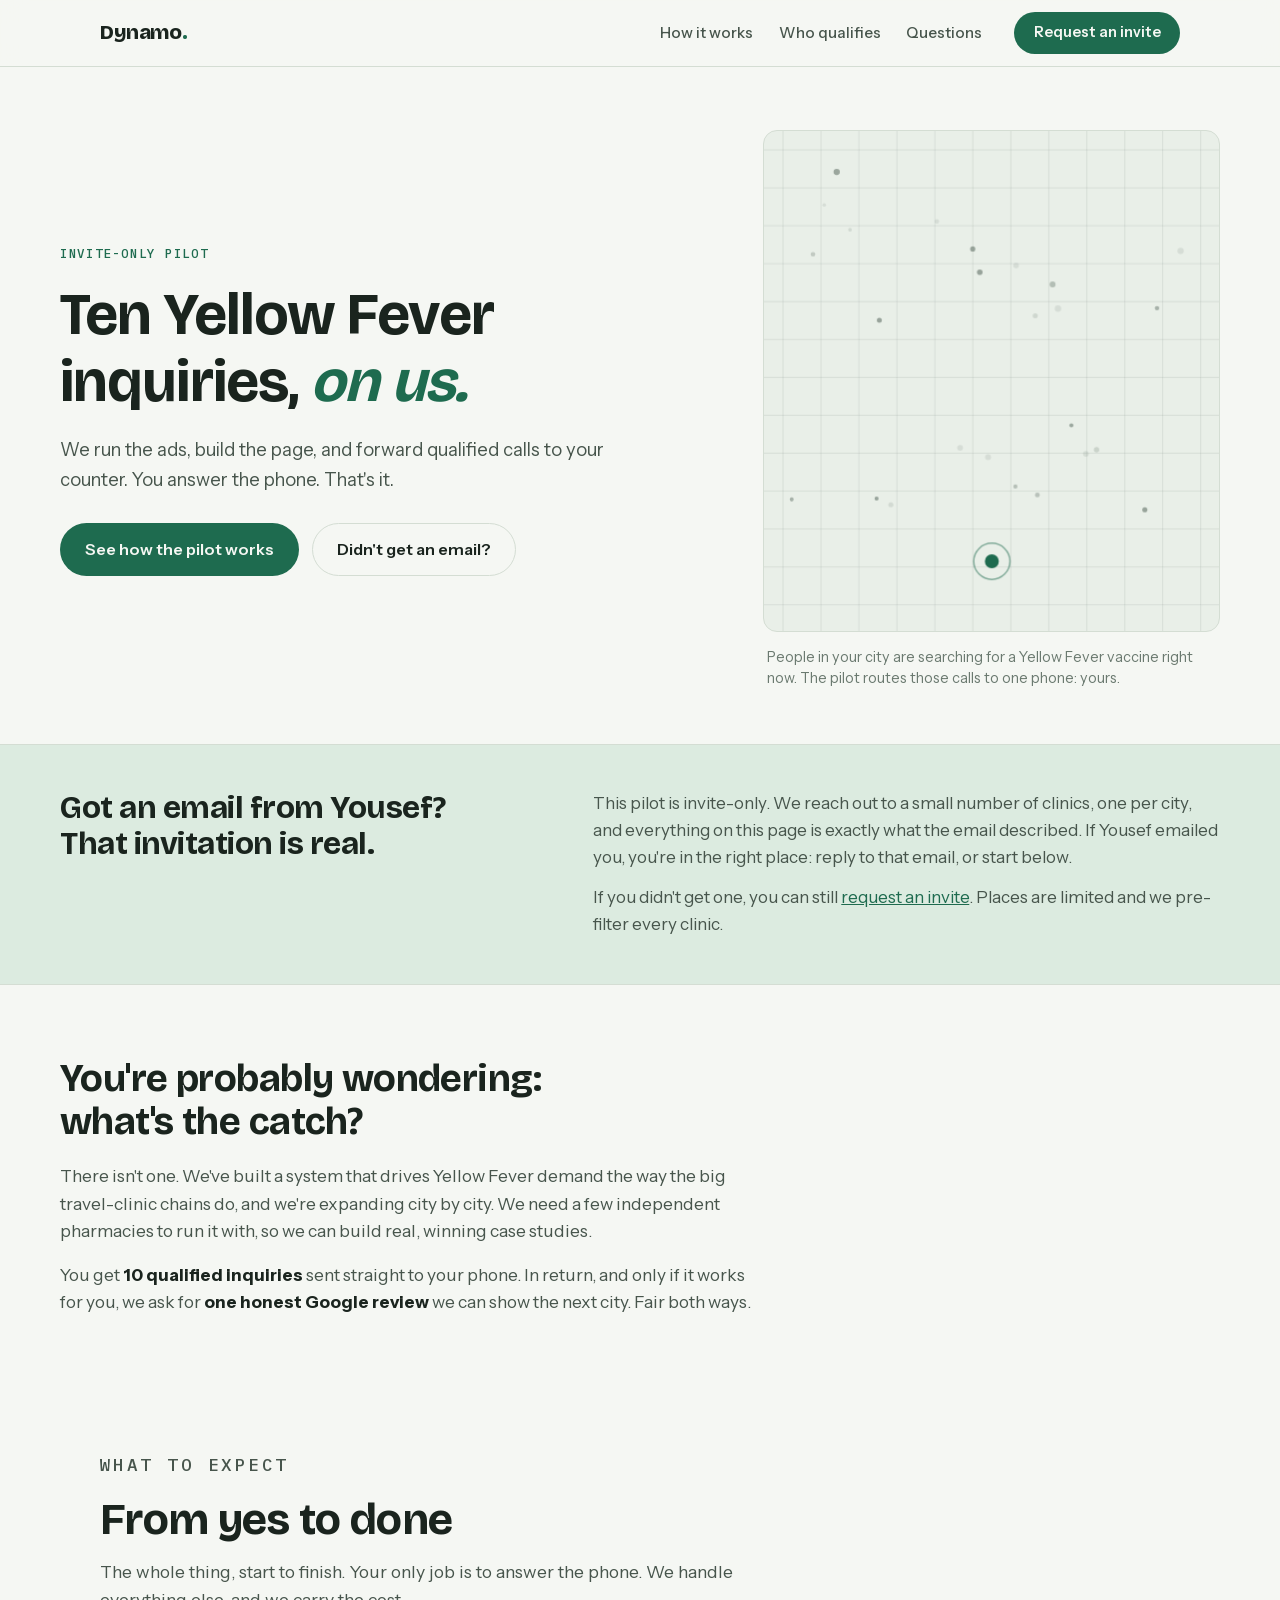
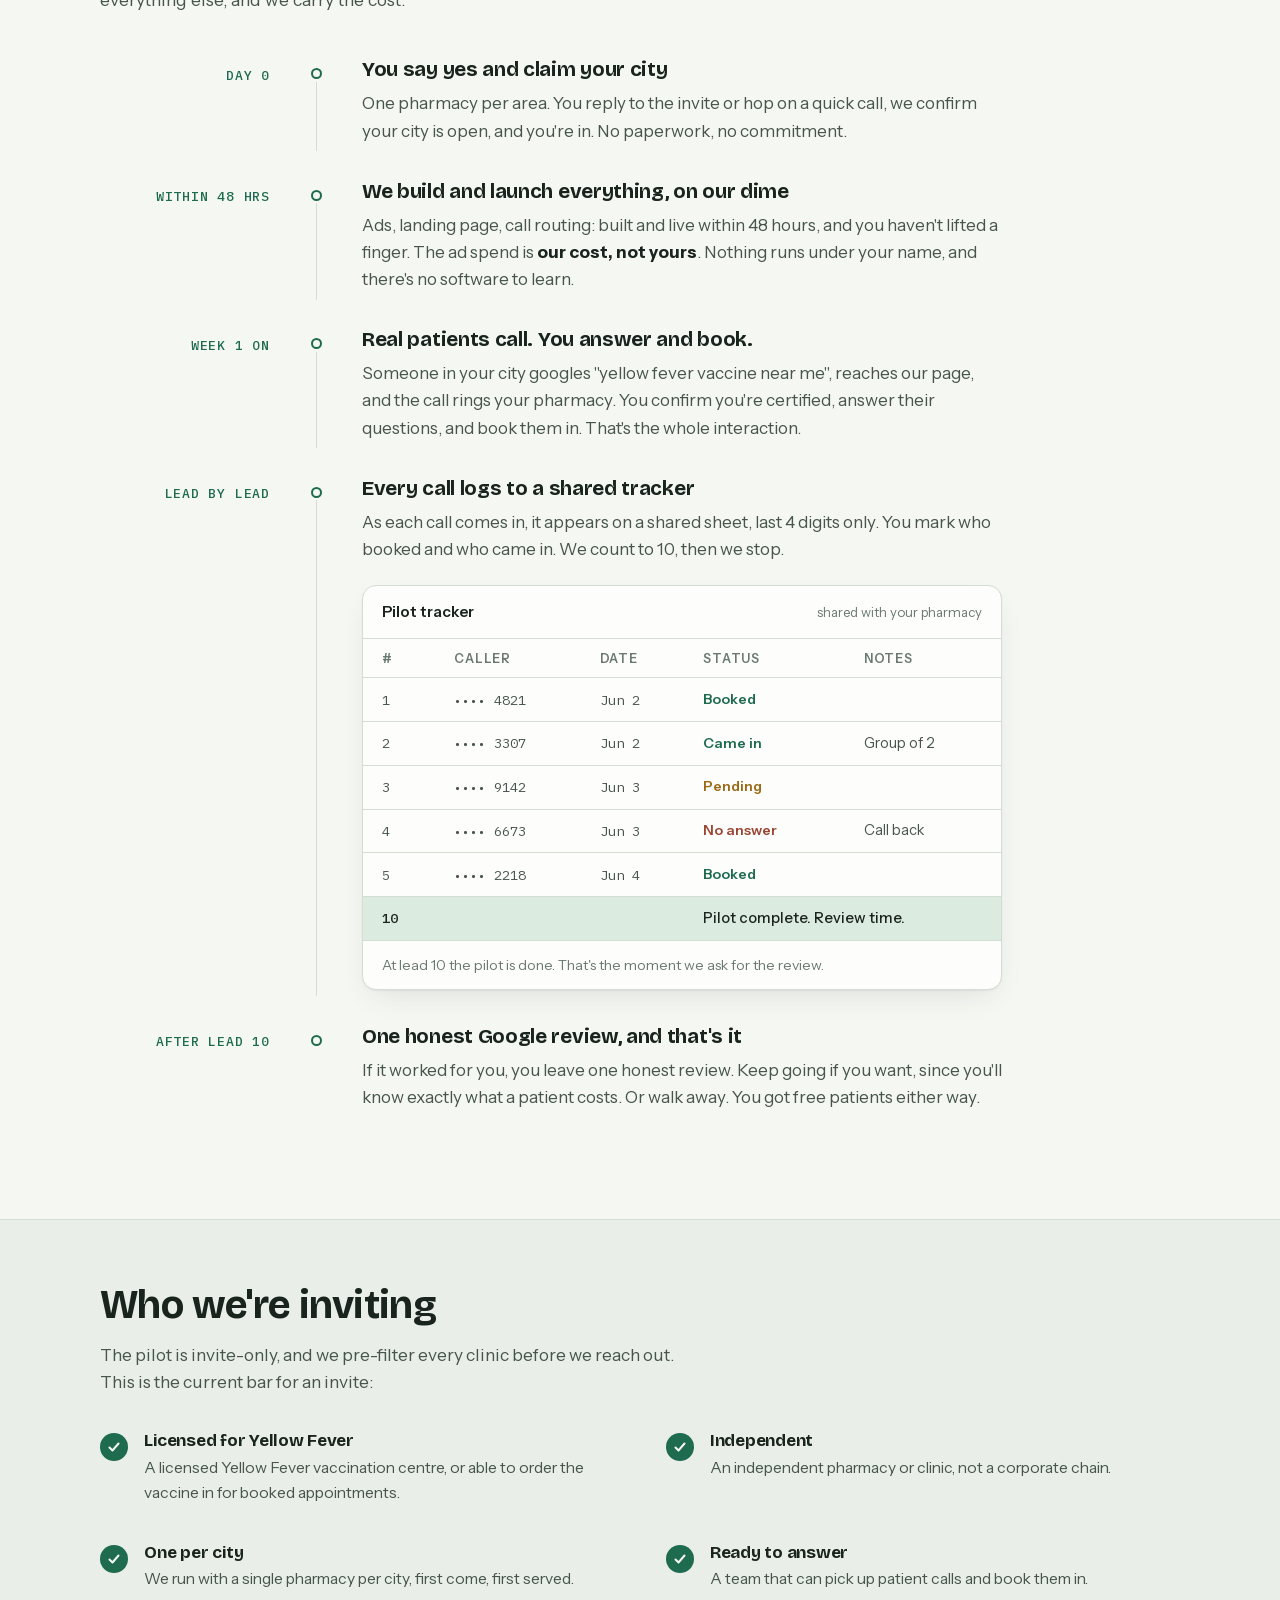
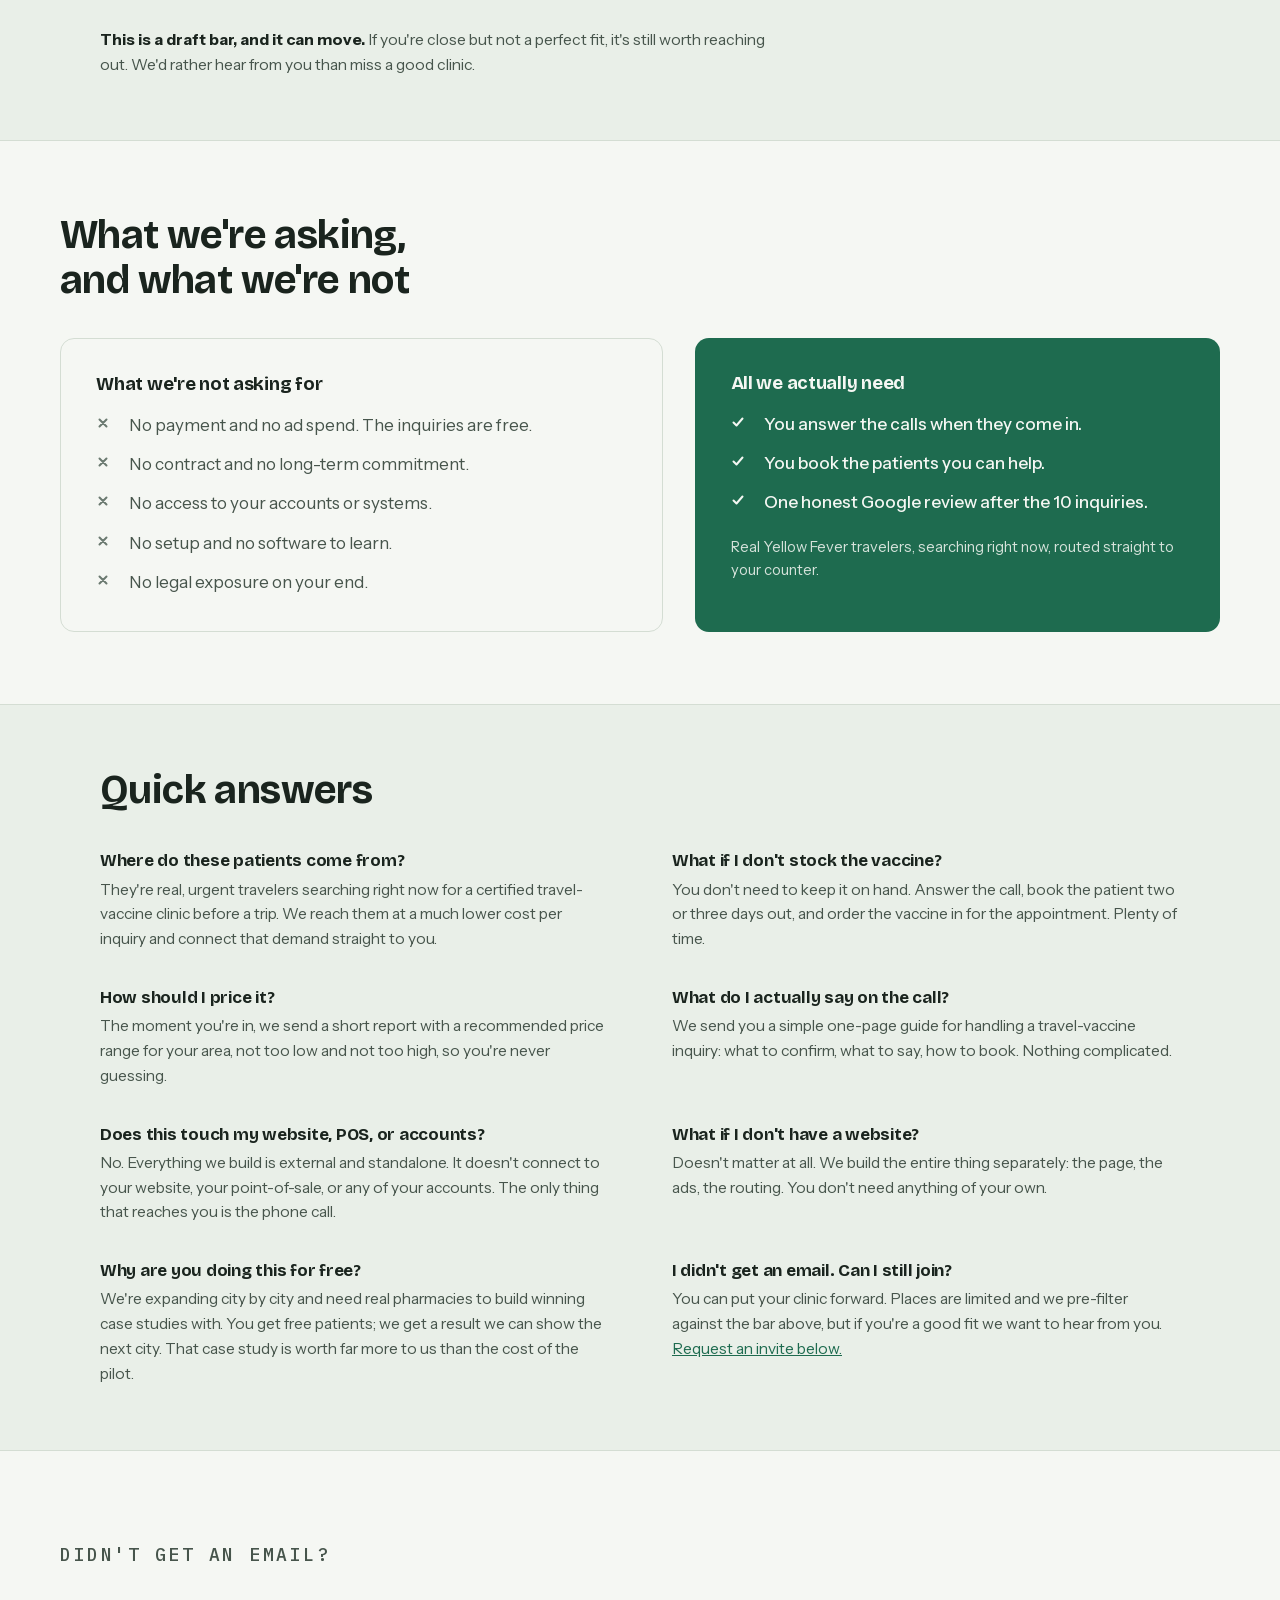
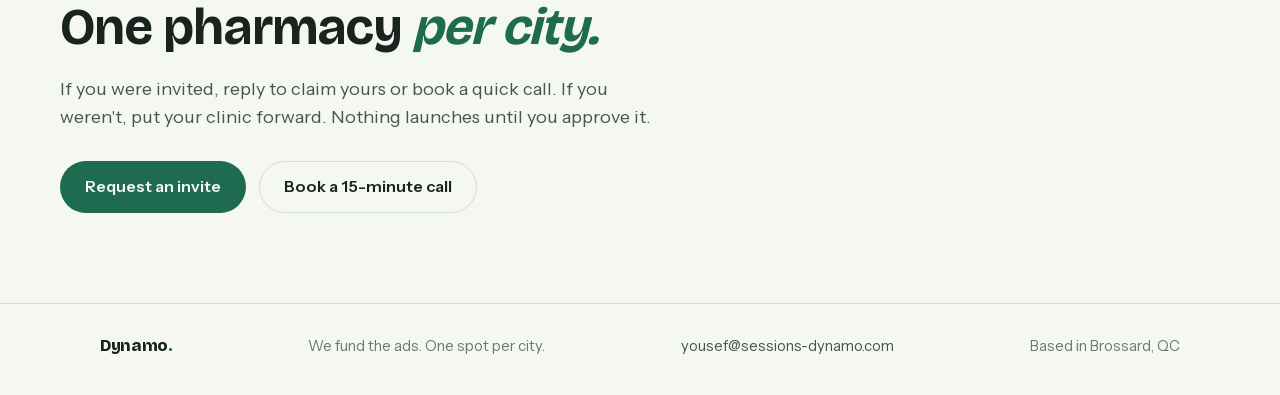
<file: examples/sessions-dynamo-pilot-redesign/index.html>
<!doctype html>
<html lang="en">
<head>
<meta charset="utf-8">
<meta name="viewport" content="width=device-width, initial-scale=1">
</head>
<body>
<title>The Pilot, by Dynamo</title>
<meta name="description" content="A funded Yellow Fever pilot for invited clinics. We build the funnel and pay for the ads. You answer the phone.">
<style>
  @font-face {
    font-family: 'Bricolage Grotesque';
    src: url([data-uri]) format('woff2');
    font-weight: 400 800; font-stretch: 75% 100%; font-display: swap;
  }
  @font-face {
    font-family: 'Instrument Sans';
    src: url([data-uri]) format('woff2');
    font-weight: 400 700; font-style: normal; font-display: swap;
  }
  @font-face {
    font-family: 'Instrument Sans';
    src: url([data-uri]) format('woff2');
    font-weight: 400 700; font-style: italic; font-display: swap;
  }
  @font-face {
    font-family: 'IBM Plex Mono';
    src: url([data-uri]) format('woff2');
    font-weight: 400; font-display: swap;
  }
  @font-face {
    font-family: 'IBM Plex Mono';
    src: url([data-uri]) format('woff2');
    font-weight: 500; font-display: swap;
  }

  :root {
    --paper: #f5f7f3;
    --paper-raised: #fdfefc;
    --paper-tint: #e9efe8;
    --ink: #1a241e;
    --ink-soft: #47554c;
    --ink-faint: #6b7a70;
    --line: #d4ddd3;
    --accent: #1e6b4f;
    --accent-deep: #14503a;
    --accent-wash: #dcebe0;
    --ok: #1e6b4f;
    --warn: #9a6a15;
    --bad: #9a4632;
    --shadow: 0 1px 2px rgba(26, 42, 33, .06), 0 12px 32px -12px rgba(26, 42, 33, .14);
    --radius: 14px;
    --radius-sm: 9px;
  }
  @media (prefers-color-scheme: dark) {
    :root {
      --paper: #10160f;
      --paper-raised: #171f16;
      --paper-tint: #1b241a;
      --ink: #e6ede4;
      --ink-soft: #a8b5a8;
      --ink-faint: #7d8b7d;
      --line: #2a352a;
      --accent: #5cb488;
      --accent-deep: #7cc9a0;
      --accent-wash: #1c2f24;
      --ok: #5cb488;
      --warn: #d0a04a;
      --bad: #cf7a62;
      --shadow: 0 1px 2px rgba(0, 0, 0, .3), 0 12px 32px -12px rgba(0, 0, 0, .5);
    }
  }
  :root[data-theme="light"] {
    --paper: #f5f7f3; --paper-raised: #fdfefc; --paper-tint: #e9efe8;
    --ink: #1a241e; --ink-soft: #47554c; --ink-faint: #6b7a70; --line: #d4ddd3;
    --accent: #1e6b4f; --accent-deep: #14503a; --accent-wash: #dcebe0;
    --ok: #1e6b4f; --warn: #9a6a15; --bad: #9a4632;
    --shadow: 0 1px 2px rgba(26, 42, 33, .06), 0 12px 32px -12px rgba(26, 42, 33, .14);
  }
  :root[data-theme="dark"] {
    --paper: #10160f; --paper-raised: #171f16; --paper-tint: #1b241a;
    --ink: #e6ede4; --ink-soft: #a8b5a8; --ink-faint: #7d8b7d; --line: #2a352a;
    --accent: #5cb488; --accent-deep: #7cc9a0; --accent-wash: #1c2f24;
    --ok: #5cb488; --warn: #d0a04a; --bad: #cf7a62;
    --shadow: 0 1px 2px rgba(0, 0, 0, .3), 0 12px 32px -12px rgba(0, 0, 0, .5);
  }

  * { box-sizing: border-box; }
  html { scroll-behavior: smooth; }
  body {
    margin: 0;
    background: var(--paper);
    color: var(--ink);
    font-family: 'Instrument Sans', system-ui, sans-serif;
    font-size: 17px;
    line-height: 1.6;
    -webkit-font-smoothing: antialiased;
  }
  h1, h2, h3, h4 {
    font-family: 'Bricolage Grotesque', 'Instrument Sans', system-ui, sans-serif;
    line-height: 1.12;
    letter-spacing: -0.015em;
    text-wrap: balance;
    margin: 0;
  }
  p { margin: 0; }
  a { color: var(--accent); }
  :focus-visible { outline: 2px solid var(--accent); outline-offset: 3px; border-radius: 4px; }

  .skip-link {
    position: absolute; left: -9999px; top: 0; z-index: 20;
    background: var(--accent); color: var(--paper-raised);
    padding: .6rem 1rem; border-radius: 0 0 var(--radius-sm) 0; text-decoration: none;
  }
  .skip-link:focus { left: 0; }

  .wrap { max-width: 1160px; margin: 0 auto; padding: 0 clamp(20px, 4vw, 40px); }

  /* ---------- nav ---------- */
  .nav {
    position: sticky; top: 0; z-index: 10;
    background: color-mix(in srgb, var(--paper) 86%, transparent);
    backdrop-filter: blur(12px);
    border-bottom: 1px solid var(--line);
  }
  .nav-inner {
    display: flex; align-items: center; gap: 2rem;
    height: 66px;
  }
  .wordmark {
    font-family: 'Bricolage Grotesque', sans-serif;
    font-weight: 800; font-size: 1.3rem; letter-spacing: -0.02em;
    color: var(--ink); text-decoration: none;
  }
  .wordmark span { color: var(--accent); }
  .nav-links { display: flex; gap: 1.6rem; margin-left: auto; }
  .nav-links a {
    color: var(--ink-soft); text-decoration: none; font-size: .95rem; font-weight: 500;
  }
  .nav-links a:hover { color: var(--ink); }
  @media (max-width: 720px) { .nav-links { display: none; } .nav .btn { margin-left: auto; } }

  /* ---------- buttons ---------- */
  .btn {
    display: inline-flex; align-items: center; justify-content: center;
    white-space: nowrap;
    font-family: 'Instrument Sans', sans-serif; font-weight: 600; font-size: 1rem;
    padding: .78rem 1.5rem; border-radius: 999px;
    text-decoration: none; border: 1px solid transparent;
    transition: transform .18s cubic-bezier(.16,1,.3,1), background-color .18s ease, border-color .18s ease;
  }
  .btn:active { transform: translateY(1px) scale(.985); }
  .btn-primary { background: var(--accent); color: var(--paper); }
  .btn-primary:hover { background: var(--accent-deep); }
  .btn-ghost { border-color: var(--line); color: var(--ink); }
  .btn-ghost:hover { border-color: var(--ink-faint); background: var(--paper-tint); }
  .btn-sm { font-size: .9rem; padding: .55rem 1.15rem; }

  /* ---------- hero ---------- */
  .hero { padding: clamp(3rem, 7vh, 5.5rem) 0 clamp(3rem, 6vh, 5rem); }
  .hero-grid {
    display: grid; grid-template-columns: minmax(0, 7fr) minmax(0, 5fr);
    gap: clamp(2rem, 5vw, 5rem); align-items: center;
  }
  .eyebrow {
    font-family: 'IBM Plex Mono', monospace; font-size: .78rem; font-weight: 500;
    text-transform: uppercase; letter-spacing: .14em; color: var(--accent);
  }
  .hero h1 {
    font-size: clamp(2.2rem, 4.8vw, 3.7rem);
    font-weight: 700;
    margin: 1.1rem 0 1.2rem;
  }
  .hero h1 em { font-style: italic; font-weight: 700; color: var(--accent); line-height: 1.15; }
  .hero .sub {
    font-size: 1.15rem; color: var(--ink-soft); max-width: 34rem; margin-bottom: 1.8rem;
  }
  .hero-ctas { display: flex; gap: .8rem; flex-wrap: wrap; }
  .hero-visual { display: flex; flex-direction: column; gap: .9rem; min-width: 0; }
  .hero-visual canvas {
    width: 100%; aspect-ratio: 10 / 11; display: block;
    background: var(--paper-tint);
    border: 1px solid var(--line);
    border-radius: var(--radius);
  }
  .hero-visual figcaption {
    font-size: .9rem; color: var(--ink-faint); line-height: 1.5; padding: 0 .2rem;
  }
  @media (max-width: 880px) {
    .hero-grid { grid-template-columns: 1fr; }
    .hero-visual canvas { aspect-ratio: 16 / 10; }
  }

  /* ---------- trust band ---------- */
  .band {
    background: var(--accent-wash);
    border-block: 1px solid var(--line);
  }
  .band-inner {
    padding: clamp(2.4rem, 5vh, 3.6rem) 0;
    display: grid; grid-template-columns: minmax(0, 1fr) minmax(0, 1.3fr);
    gap: clamp(1.5rem, 4vw, 4rem); align-items: start;
  }
  .band h2 { font-size: clamp(1.5rem, 3vw, 2rem); font-weight: 700; }
  .band p { color: var(--ink-soft); }
  .band p + p { margin-top: .8rem; }
  @media (max-width: 760px) { .band-inner { grid-template-columns: 1fr; } }

  /* ---------- editorial (catch) ---------- */
  .catch { padding: clamp(3.5rem, 8vh, 6rem) 0; }
  .catch .inner { max-width: 44rem; }
  .catch h2 { font-size: clamp(1.7rem, 3.4vw, 2.4rem); font-weight: 700; margin-bottom: 1.2rem; }
  .catch p { color: var(--ink-soft); font-size: 1.08rem; }
  .catch p + p { margin-top: 1rem; }
  .catch strong { color: var(--ink); }

  /* ---------- timeline ---------- */
  .timeline-section { padding: clamp(3rem, 7vh, 5.5rem) 0 clamp(3.5rem, 8vh, 6rem); background: var(--paper); }
  .timeline-head { max-width: 40rem; margin-bottom: clamp(2.5rem, 5vh, 4rem); }
  .timeline-head h2 { font-size: clamp(1.9rem, 4vw, 2.8rem); font-weight: 700; margin: .9rem 0 .9rem; }
  .timeline-head p { color: var(--ink-soft); font-size: 1.1rem; }
  .timeline { position: relative; display: grid; gap: 0; }
  .step {
    display: grid; grid-template-columns: 170px 28px minmax(0, 1fr);
    gap: 0 clamp(1rem, 3vw, 2rem);
    padding-bottom: clamp(2.2rem, 4vh, 3.2rem);
    position: relative;
  }
  .step-when {
    font-family: 'IBM Plex Mono', monospace; font-size: .82rem; font-weight: 500;
    color: var(--accent); padding-top: .35rem; text-align: right;
    text-transform: uppercase; letter-spacing: .06em;
  }
  .step-rail { position: relative; display: flex; justify-content: center; }
  .step-rail::before {
    content: ""; position: absolute; top: 1.4rem; bottom: -0.4rem; width: 1px;
    background: var(--line);
  }
  .step:last-child .step-rail::before { display: none; }
  .step-dot {
    width: 11px; height: 11px; border-radius: 50%; margin-top: .55rem;
    background: var(--paper); border: 2.5px solid var(--accent);
    position: relative; z-index: 1; flex: none;
  }
  .step h3 { font-size: 1.28rem; font-weight: 700; margin-bottom: .5rem; }
  .step-body { color: var(--ink-soft); max-width: 40rem; }
  .step-body strong { color: var(--ink); }
  @media (max-width: 720px) {
    .step { grid-template-columns: 20px minmax(0, 1fr); }
    .step-when { grid-column: 2; text-align: left; order: -1; padding: 0 0 .3rem; }
    .step-rail { grid-column: 1; grid-row: 2; }
    .step h3, .step-body, .tracker { grid-column: 2; }
  }

  /* ---------- tracker ---------- */
  .tracker {
    margin-top: 1.4rem;
    background: var(--paper-raised);
    border: 1px solid var(--line);
    border-radius: var(--radius);
    box-shadow: var(--shadow);
    overflow: hidden;
    max-width: 40rem;
  }
  .tracker-title {
    padding: .85rem 1.2rem; border-bottom: 1px solid var(--line);
    font-weight: 600; font-size: .95rem;
    display: flex; align-items: baseline; justify-content: space-between; gap: 1rem;
  }
  .tracker-title small { font-weight: 400; color: var(--ink-faint); font-size: .82rem; }
  .tracker-scroll { overflow-x: auto; }
  .tracker table { width: 100%; border-collapse: collapse; font-size: .92rem; min-width: 480px; }
  .tracker th {
    text-align: left; font-weight: 600; color: var(--ink-faint); font-size: .78rem;
    text-transform: uppercase; letter-spacing: .07em;
    padding: .65rem 1.2rem .5rem; border-bottom: 1px solid var(--line);
  }
  .tracker td { padding: .6rem 1.2rem; border-bottom: 1px solid var(--line); color: var(--ink-soft); }
  .tracker tr:last-child td { border-bottom: none; background: var(--accent-wash); color: var(--ink); font-weight: 500; }
  .tracker .num, .tracker .caller, .tracker .date {
    font-family: 'IBM Plex Mono', monospace; font-variant-numeric: tabular-nums; font-size: .86rem;
  }
  .status { font-weight: 600; font-size: .88rem; }
  .status.ok { color: var(--ok); }
  .status.warn { color: var(--warn); }
  .status.bad { color: var(--bad); }
  .tracker-note { padding: .8rem 1.2rem; font-size: .88rem; color: var(--ink-faint); border-top: 1px solid var(--line); }

  /* ---------- who qualifies ---------- */
  .who { background: var(--paper-tint); border-block: 1px solid var(--line); padding: clamp(3rem, 7vh, 5.5rem) 0; }
  .who h2 { font-size: clamp(1.8rem, 3.6vw, 2.5rem); font-weight: 700; margin-bottom: .8rem; }
  .who .lede { color: var(--ink-soft); max-width: 38rem; margin-bottom: 2.2rem; font-size: 1.08rem; }
  .who-grid { display: grid; grid-template-columns: 1fr 1fr; gap: clamp(1.2rem, 3vw, 2.4rem) clamp(1.6rem, 4vw, 3.5rem); }
  .who-item { display: grid; grid-template-columns: 30px 1fr; gap: .9rem; align-items: start; }
  .who-item .mark {
    width: 28px; height: 28px; border-radius: 50%; flex: none; margin-top: .1rem;
    background: var(--accent); color: var(--paper);
    display: grid; place-items: center;
  }
  .who-item h3 { font-size: 1.08rem; font-weight: 700; margin-bottom: .25rem; }
  .who-item p { color: var(--ink-soft); font-size: .98rem; }
  .who-note { margin-top: 2.2rem; color: var(--ink-soft); max-width: 42rem; font-size: .98rem; }
  .who-note strong { color: var(--ink); }
  @media (max-width: 720px) { .who-grid { grid-template-columns: 1fr; } }

  /* ---------- ask / not-ask ---------- */
  .deal { padding: clamp(3.5rem, 8vh, 6rem) 0; }
  .deal h2 { font-size: clamp(1.8rem, 3.6vw, 2.5rem); font-weight: 700; margin-bottom: 2.2rem; max-width: 36rem; }
  .deal-grid { display: grid; grid-template-columns: 1.15fr 1fr; gap: clamp(1.2rem, 3vw, 2rem); align-items: stretch; }
  .deal-panel { border-radius: var(--radius); padding: clamp(1.4rem, 3vw, 2.2rem); }
  .deal-panel.not { border: 1px solid var(--line); }
  .deal-panel.yes { background: var(--accent); color: var(--paper); }
  .deal-panel h3 { font-size: 1.15rem; font-weight: 700; margin-bottom: 1.1rem; }
  .deal-panel ul { list-style: none; margin: 0; padding: 0; display: grid; gap: .75rem; }
  .deal-panel li { display: grid; grid-template-columns: 22px 1fr; gap: .7rem; align-items: start; }
  .deal-panel.not li { color: var(--ink-soft); }
  .deal-panel.not svg { color: var(--ink-faint); margin-top: .25rem; }
  .deal-panel.yes li { font-weight: 500; }
  .deal-panel.yes svg { margin-top: .25rem; }
  .deal-panel.yes p { margin-top: 1.2rem; font-size: .92rem; opacity: .85; }
  @media (max-width: 760px) { .deal-grid { grid-template-columns: 1fr; } }

  /* ---------- faq ---------- */
  .faq { background: var(--paper-tint); border-block: 1px solid var(--line); padding: clamp(3rem, 7vh, 5.5rem) 0; }
  .faq h2 { font-size: clamp(1.8rem, 3.6vw, 2.5rem); font-weight: 700; margin-bottom: 2.4rem; }
  .faq-grid { display: grid; grid-template-columns: 1fr 1fr; gap: clamp(1.8rem, 4vh, 2.6rem) clamp(2rem, 5vw, 4rem); }
  .faq-item h3 { font-size: 1.06rem; font-weight: 700; margin-bottom: .45rem; }
  .faq-item p { color: var(--ink-soft); font-size: .97rem; }
  @media (max-width: 720px) { .faq-grid { grid-template-columns: 1fr; } }

  /* ---------- closing ---------- */
  .closing { padding: clamp(4rem, 10vh, 7rem) 0; }
  .closing-inner { max-width: 44rem; }
  .closing h2 { font-size: clamp(2rem, 4.6vw, 3.2rem); font-weight: 700; margin: .9rem 0 1.1rem; }
  .closing h2 em { font-style: italic; color: var(--accent); line-height: 1.15; }
  .closing p { color: var(--ink-soft); font-size: 1.12rem; margin-bottom: 1.8rem; max-width: 38rem; }
  .closing-ctas { display: flex; gap: .8rem; flex-wrap: wrap; }

  /* ---------- footer ---------- */
  footer { border-top: 1px solid var(--line); padding: 1.8rem 0 2.2rem; }
  .foot-inner { display: flex; flex-wrap: wrap; gap: .8rem 2rem; align-items: baseline; justify-content: space-between; font-size: .92rem; color: var(--ink-faint); }
  .foot-inner a { color: var(--ink-soft); text-decoration: none; }
  .foot-inner a:hover { color: var(--ink); text-decoration: underline; }

  /* ---------- reveal motion ---------- */
  @media (prefers-reduced-motion: no-preference) {
    .reveal { opacity: 0; transform: translateY(18px); transition: opacity .7s cubic-bezier(.16,1,.3,1), transform .7s cubic-bezier(.16,1,.3,1); }
    .reveal.in { opacity: 1; transform: none; }
  }
</style>

<a class="skip-link" href="#main">Skip to content</a>

<nav class="nav" aria-label="Main">
  <div class="wrap nav-inner">
    <a class="wordmark" href="#top">Dynamo<span>.</span></a>
    <div class="nav-links">
      <a href="#how-it-works">How it works</a>
      <a href="#who-qualifies">Who qualifies</a>
      <a href="#questions">Questions</a>
    </div>
    <a class="btn btn-primary btn-sm" href="mailto:yousef@sessions-dynamo.com?subject=Pilot%20invite%20request">Request an invite</a>
  </div>
</nav>

<main id="main">

<header class="hero wrap" id="top">
  <div class="hero-grid">
    <div>
      <p class="eyebrow">Invite-only pilot</p>
      <h1>Ten Yellow Fever inquiries, <em>on us.</em></h1>
      <p class="sub">We run the ads, build the page, and forward qualified calls to your counter. You answer the phone. That's it.</p>
      <div class="hero-ctas">
        <a class="btn btn-primary" href="#how-it-works">See how the pilot works</a>
        <a class="btn btn-ghost" href="#request-invite">Didn't get an email?</a>
      </div>
    </div>
    <figure class="hero-visual reveal" style="margin:0">
      <canvas id="routing-canvas" role="img" aria-label="Animated diagram of patient searches across a city converging to a single pharmacy phone line"></canvas>
      <figcaption>People in your city are searching for a Yellow Fever vaccine right now. The pilot routes those calls to one phone: yours.</figcaption>
    </figure>
  </div>
</header>

<section class="band">
  <div class="wrap band-inner">
    <h2 class="reveal">Got an email from Yousef? That invitation is real.</h2>
    <div class="reveal">
      <p>This pilot is invite-only. We reach out to a small number of clinics, one per city, and everything on this page is exactly what the email described. If Yousef emailed you, you're in the right place: reply to that email, or start below.</p>
      <p>If you didn't get one, you can still <a href="#request-invite">request an invite</a>. Places are limited and we pre-filter every clinic.</p>
    </div>
  </div>
</section>

<section class="catch wrap">
  <div class="inner reveal">
    <h2>You're probably wondering: what's the catch?</h2>
    <p>There isn't one. We've built a system that drives Yellow Fever demand the way the big travel-clinic chains do, and we're expanding city by city. We need a few independent pharmacies to run it with, so we can build real, winning case studies.</p>
    <p>You get <strong>10 qualified inquiries</strong> sent straight to your phone. In return, and only if it works for you, we ask for <strong>one honest Google review</strong> we can show the next city. Fair both ways.</p>
  </div>
</section>

<section class="timeline-section" id="how-it-works">
  <div class="wrap">
    <div class="timeline-head reveal">
      <p class="eyebrow">What to expect</p>
      <h2>From yes to done</h2>
      <p>The whole thing, start to finish. Your only job is to answer the phone. We handle everything else, and we carry the cost.</p>
    </div>

    <div class="timeline">
      <div class="step reveal">
        <p class="step-when">Day 0</p>
        <div class="step-rail"><span class="step-dot"></span></div>
        <div>
          <h3>You say yes and claim your city</h3>
          <p class="step-body">One pharmacy per area. You reply to the invite or hop on a quick call, we confirm your city is open, and you're in. No paperwork, no commitment.</p>
        </div>
      </div>

      <div class="step reveal">
        <p class="step-when">Within 48 hrs</p>
        <div class="step-rail"><span class="step-dot"></span></div>
        <div>
          <h3>We build and launch everything, on our dime</h3>
          <p class="step-body">Ads, landing page, call routing: built and live within 48 hours, and you haven't lifted a finger. The ad spend is <strong>our cost, not yours</strong>. Nothing runs under your name, and there's no software to learn.</p>
        </div>
      </div>

      <div class="step reveal">
        <p class="step-when">Week 1 on</p>
        <div class="step-rail"><span class="step-dot"></span></div>
        <div>
          <h3>Real patients call. You answer and book.</h3>
          <p class="step-body">Someone in your city googles "yellow fever vaccine near me", reaches our page, and the call rings your pharmacy. You confirm you're certified, answer their questions, and book them in. That's the whole interaction.</p>
        </div>
      </div>

      <div class="step reveal">
        <p class="step-when">Lead by lead</p>
        <div class="step-rail"><span class="step-dot"></span></div>
        <div>
          <h3>Every call logs to a shared tracker</h3>
          <p class="step-body">As each call comes in, it appears on a shared sheet, last 4 digits only. You mark who booked and who came in. We count to 10, then we stop.</p>
          <div class="tracker">
            <div class="tracker-title">Pilot tracker <small>shared with your pharmacy</small></div>
            <div class="tracker-scroll">
            <table>
              <thead>
                <tr><th>#</th><th>Caller</th><th>Date</th><th>Status</th><th>Notes</th></tr>
              </thead>
              <tbody>
                <tr><td class="num">1</td><td class="caller">&bull;&bull;&bull;&bull; 4821</td><td class="date">Jun 2</td><td><span class="status ok">Booked</span></td><td></td></tr>
                <tr><td class="num">2</td><td class="caller">&bull;&bull;&bull;&bull; 3307</td><td class="date">Jun 2</td><td><span class="status ok">Came in</span></td><td>Group of 2</td></tr>
                <tr><td class="num">3</td><td class="caller">&bull;&bull;&bull;&bull; 9142</td><td class="date">Jun 3</td><td><span class="status warn">Pending</span></td><td></td></tr>
                <tr><td class="num">4</td><td class="caller">&bull;&bull;&bull;&bull; 6673</td><td class="date">Jun 3</td><td><span class="status bad">No answer</span></td><td>Call back</td></tr>
                <tr><td class="num">5</td><td class="caller">&bull;&bull;&bull;&bull; 2218</td><td class="date">Jun 4</td><td><span class="status ok">Booked</span></td><td></td></tr>
                <tr><td class="num">10</td><td class="caller"></td><td class="date"></td><td colspan="2">Pilot complete. Review time.</td></tr>
              </tbody>
            </table>
            </div>
            <p class="tracker-note">At lead 10 the pilot is done. That's the moment we ask for the review.</p>
          </div>
        </div>
      </div>

      <div class="step reveal">
        <p class="step-when">After lead 10</p>
        <div class="step-rail"><span class="step-dot"></span></div>
        <div>
          <h3>One honest Google review, and that's it</h3>
          <p class="step-body">If it worked for you, you leave one honest review. Keep going if you want, since you'll know exactly what a patient costs. Or walk away. You got free patients either way.</p>
        </div>
      </div>
    </div>
  </div>
</section>

<section class="who" id="who-qualifies">
  <div class="wrap">
    <h2 class="reveal">Who we're inviting</h2>
    <p class="lede reveal">The pilot is invite-only, and we pre-filter every clinic before we reach out. This is the current bar for an invite:</p>
    <div class="who-grid">
      <div class="who-item reveal">
        <span class="mark" aria-hidden="true"><svg width="14" height="14" viewBox="0 0 14 14" fill="none"><path d="M2.5 7.5L5.5 10.5L11.5 3.5" stroke="currentColor" stroke-width="2" stroke-linecap="round" stroke-linejoin="round"/></svg></span>
        <div>
          <h3>Licensed for Yellow Fever</h3>
          <p>A licensed Yellow Fever vaccination centre, or able to order the vaccine in for booked appointments.</p>
        </div>
      </div>
      <div class="who-item reveal">
        <span class="mark" aria-hidden="true"><svg width="14" height="14" viewBox="0 0 14 14" fill="none"><path d="M2.5 7.5L5.5 10.5L11.5 3.5" stroke="currentColor" stroke-width="2" stroke-linecap="round" stroke-linejoin="round"/></svg></span>
        <div>
          <h3>Independent</h3>
          <p>An independent pharmacy or clinic, not a corporate chain.</p>
        </div>
      </div>
      <div class="who-item reveal">
        <span class="mark" aria-hidden="true"><svg width="14" height="14" viewBox="0 0 14 14" fill="none"><path d="M2.5 7.5L5.5 10.5L11.5 3.5" stroke="currentColor" stroke-width="2" stroke-linecap="round" stroke-linejoin="round"/></svg></span>
        <div>
          <h3>One per city</h3>
          <p>We run with a single pharmacy per city, first come, first served.</p>
        </div>
      </div>
      <div class="who-item reveal">
        <span class="mark" aria-hidden="true"><svg width="14" height="14" viewBox="0 0 14 14" fill="none"><path d="M2.5 7.5L5.5 10.5L11.5 3.5" stroke="currentColor" stroke-width="2" stroke-linecap="round" stroke-linejoin="round"/></svg></span>
        <div>
          <h3>Ready to answer</h3>
          <p>A team that can pick up patient calls and book them in.</p>
        </div>
      </div>
    </div>
    <p class="who-note reveal"><strong>This is a draft bar, and it can move.</strong> If you're close but not a perfect fit, it's still worth reaching out. We'd rather hear from you than miss a good clinic.</p>
  </div>
</section>

<section class="deal wrap">
  <h2 class="reveal">What we're asking, and what we're not</h2>
  <div class="deal-grid">
    <div class="deal-panel not reveal">
      <h3>What we're not asking for</h3>
      <ul>
        <li><svg width="14" height="14" viewBox="0 0 14 14" fill="none" aria-hidden="true"><path d="M3.5 3.5L10.5 10.5M10.5 3.5L3.5 10.5" stroke="currentColor" stroke-width="2" stroke-linecap="round"/></svg><span>No payment and no ad spend. The inquiries are free.</span></li>
        <li><svg width="14" height="14" viewBox="0 0 14 14" fill="none" aria-hidden="true"><path d="M3.5 3.5L10.5 10.5M10.5 3.5L3.5 10.5" stroke="currentColor" stroke-width="2" stroke-linecap="round"/></svg><span>No contract and no long-term commitment.</span></li>
        <li><svg width="14" height="14" viewBox="0 0 14 14" fill="none" aria-hidden="true"><path d="M3.5 3.5L10.5 10.5M10.5 3.5L3.5 10.5" stroke="currentColor" stroke-width="2" stroke-linecap="round"/></svg><span>No access to your accounts or systems.</span></li>
        <li><svg width="14" height="14" viewBox="0 0 14 14" fill="none" aria-hidden="true"><path d="M3.5 3.5L10.5 10.5M10.5 3.5L3.5 10.5" stroke="currentColor" stroke-width="2" stroke-linecap="round"/></svg><span>No setup and no software to learn.</span></li>
        <li><svg width="14" height="14" viewBox="0 0 14 14" fill="none" aria-hidden="true"><path d="M3.5 3.5L10.5 10.5M10.5 3.5L3.5 10.5" stroke="currentColor" stroke-width="2" stroke-linecap="round"/></svg><span>No legal exposure on your end.</span></li>
      </ul>
    </div>
    <div class="deal-panel yes reveal">
      <h3>All we actually need</h3>
      <ul>
        <li><svg width="14" height="14" viewBox="0 0 14 14" fill="none" aria-hidden="true"><path d="M2.5 7.5L5.5 10.5L11.5 3.5" stroke="currentColor" stroke-width="2" stroke-linecap="round" stroke-linejoin="round"/></svg><span>You answer the calls when they come in.</span></li>
        <li><svg width="14" height="14" viewBox="0 0 14 14" fill="none" aria-hidden="true"><path d="M2.5 7.5L5.5 10.5L11.5 3.5" stroke="currentColor" stroke-width="2" stroke-linecap="round" stroke-linejoin="round"/></svg><span>You book the patients you can help.</span></li>
        <li><svg width="14" height="14" viewBox="0 0 14 14" fill="none" aria-hidden="true"><path d="M2.5 7.5L5.5 10.5L11.5 3.5" stroke="currentColor" stroke-width="2" stroke-linecap="round" stroke-linejoin="round"/></svg><span>One honest Google review after the 10 inquiries.</span></li>
      </ul>
      <p>Real Yellow Fever travelers, searching right now, routed straight to your counter.</p>
    </div>
  </div>
</section>

<section class="faq" id="questions">
  <div class="wrap">
    <h2 class="reveal">Quick answers</h2>
    <div class="faq-grid">
      <div class="faq-item reveal">
        <h3>Where do these patients come from?</h3>
        <p>They're real, urgent travelers searching right now for a certified travel-vaccine clinic before a trip. We reach them at a much lower cost per inquiry and connect that demand straight to you.</p>
      </div>
      <div class="faq-item reveal">
        <h3>What if I don't stock the vaccine?</h3>
        <p>You don't need to keep it on hand. Answer the call, book the patient two or three days out, and order the vaccine in for the appointment. Plenty of time.</p>
      </div>
      <div class="faq-item reveal">
        <h3>How should I price it?</h3>
        <p>The moment you're in, we send a short report with a recommended price range for your area, not too low and not too high, so you're never guessing.</p>
      </div>
      <div class="faq-item reveal">
        <h3>What do I actually say on the call?</h3>
        <p>We send you a simple one-page guide for handling a travel-vaccine inquiry: what to confirm, what to say, how to book. Nothing complicated.</p>
      </div>
      <div class="faq-item reveal">
        <h3>Does this touch my website, POS, or accounts?</h3>
        <p>No. Everything we build is external and standalone. It doesn't connect to your website, your point-of-sale, or any of your accounts. The only thing that reaches you is the phone call.</p>
      </div>
      <div class="faq-item reveal">
        <h3>What if I don't have a website?</h3>
        <p>Doesn't matter at all. We build the entire thing separately: the page, the ads, the routing. You don't need anything of your own.</p>
      </div>
      <div class="faq-item reveal">
        <h3>Why are you doing this for free?</h3>
        <p>We're expanding city by city and need real pharmacies to build winning case studies with. You get free patients; we get a result we can show the next city. That case study is worth far more to us than the cost of the pilot.</p>
      </div>
      <div class="faq-item reveal">
        <h3>I didn't get an email. Can I still join?</h3>
        <p>You can put your clinic forward. Places are limited and we pre-filter against the bar above, but if you're a good fit we want to hear from you. <a href="#request-invite">Request an invite below.</a></p>
      </div>
    </div>
  </div>
</section>

<section class="closing wrap" id="request-invite">
  <div class="closing-inner">
    <p class="eyebrow reveal">Didn't get an email?</p>
    <h2 class="reveal">One pharmacy <em>per city.</em></h2>
    <p class="reveal">If you were invited, reply to claim yours or book a quick call. If you weren't, put your clinic forward. Nothing launches until you approve it.</p>
    <div class="closing-ctas reveal">
      <a class="btn btn-primary" href="mailto:yousef@sessions-dynamo.com?subject=Pilot%20invite%20request">Request an invite</a>
      <a class="btn btn-ghost" href="mailto:yousef@sessions-dynamo.com?subject=Book%20a%20pilot%20call">Book a 15-minute call</a>
    </div>
  </div>
</section>

</main>

<footer>
  <div class="wrap foot-inner">
    <span class="wordmark" style="font-size:1.05rem">Dynamo<span style="color:var(--accent)">.</span></span>
    <span>We fund the ads. One spot per city.</span>
    <a href="mailto:yousef@sessions-dynamo.com">yousef@sessions-dynamo.com</a>
    <span>Based in Brossard, QC</span>
  </div>
</footer>

<script>
(function () {
  var reduce = window.matchMedia('(prefers-reduced-motion: reduce)').matches;

  /* scroll reveals */
  var revealEls = document.querySelectorAll('.reveal');
  if (!reduce && 'IntersectionObserver' in window) {
    var io = new IntersectionObserver(function (entries) {
      entries.forEach(function (e) {
        if (e.isIntersecting) { e.target.classList.add('in'); io.unobserve(e.target); }
      });
    }, { threshold: 0.15, rootMargin: '0px 0px -5% 0px' });
    revealEls.forEach(function (el) { io.observe(el); });
  } else {
    revealEls.forEach(function (el) { el.classList.add('in'); });
  }

  /* hero routing visual: searches across a city converge to one line (yours) */
  var canvas = document.getElementById('routing-canvas');
  if (!canvas) return;
  var ctx = canvas.getContext('2d');
  var dots = [], pulses = [], W = 0, H = 0, dpr = 1, running = false, raf = null;

  function cssVar(name) {
    return getComputedStyle(document.documentElement).getPropertyValue(name).trim();
  }

  function resize() {
    dpr = Math.min(window.devicePixelRatio || 1, 2);
    var r = canvas.getBoundingClientRect();
    W = r.width; H = r.height;
    canvas.width = W * dpr; canvas.height = H * dpr;
    ctx.setTransform(dpr, 0, 0, dpr, 0, 0);
    seed();
    if (reduce) draw(0);
  }

  function seed() {
    dots = [];
    var n = Math.round((W * H) / 9000);
    for (var i = 0; i < n; i++) {
      dots.push({
        x: 0.06 * W + Math.random() * 0.88 * W,
        y: 0.06 * H + Math.random() * 0.70 * H,
        r: 1.6 + Math.random() * 1.8,
        tw: Math.random() * Math.PI * 2
      });
    }
    pulses = [];
  }

  function center() { return { x: W * 0.5, y: H * 0.86 }; }

  function draw(t) {
    ctx.clearRect(0, 0, W, H);
    var accent = cssVar('--accent') || '#1e6b4f';
    var faint = cssVar('--ink-faint') || '#6b7a70';
    var c = center();

    /* faint street grid */
    ctx.strokeStyle = faint; ctx.globalAlpha = 0.14; ctx.lineWidth = 1;
    var gs = Math.max(34, W / 12);
    for (var gx = gs / 2; gx < W; gx += gs) { ctx.beginPath(); ctx.moveTo(gx, 0); ctx.lineTo(gx, H); ctx.stroke(); }
    for (var gy = gs / 2; gy < H; gy += gs) { ctx.beginPath(); ctx.moveTo(0, gy); ctx.lineTo(W, gy); ctx.stroke(); }
    ctx.globalAlpha = 1;

    /* searcher dots */
    dots.forEach(function (d) {
      var a = reduce ? 0.5 : 0.35 + 0.3 * Math.sin(t / 900 + d.tw);
      ctx.globalAlpha = Math.max(0.15, a);
      ctx.fillStyle = faint;
      ctx.beginPath(); ctx.arc(d.x, d.y, d.r, 0, Math.PI * 2); ctx.fill();
    });
    ctx.globalAlpha = 1;

    /* pulses travelling to the pharmacy */
    pulses = pulses.filter(function (p) { return p.p < 1; });
    pulses.forEach(function (p) {
      p.p += p.v;
      var mx = (p.x + c.x) / 2, my = Math.min(p.y, c.y) - H * 0.12;
      var q = p.p, iq = 1 - q;
      var bx = iq * iq * p.x + 2 * iq * q * mx + q * q * c.x;
      var by = iq * iq * p.y + 2 * iq * q * my + q * q * c.y;
      ctx.strokeStyle = accent; ctx.globalAlpha = 0.28 * (1 - p.p * 0.6); ctx.lineWidth = 1;
      ctx.beginPath(); ctx.moveTo(p.x, p.y);
      ctx.quadraticCurveTo(mx, my, bx, by); ctx.stroke();
      ctx.globalAlpha = 0.9;
      ctx.fillStyle = accent;
      ctx.beginPath(); ctx.arc(bx, by, 2.6, 0, Math.PI * 2); ctx.fill();
    });
    ctx.globalAlpha = 1;

    /* the pharmacy: one ringed point */
    var ringR = 11 + (reduce ? 0 : 2.5 * Math.sin(t / 700));
    ctx.strokeStyle = accent; ctx.lineWidth = 1.5; ctx.globalAlpha = 0.5;
    ctx.beginPath(); ctx.arc(c.x, c.y, ringR + 7, 0, Math.PI * 2); ctx.stroke();
    ctx.globalAlpha = 1;
    ctx.beginPath(); ctx.arc(c.x, c.y, 7, 0, Math.PI * 2);
    ctx.fillStyle = accent; ctx.fill();

    if (!reduce && running) {
      if (Math.random() < 0.02 && dots.length) {
        var d = dots[Math.floor(Math.random() * dots.length)];
        pulses.push({ x: d.x, y: d.y, p: 0, v: 0.006 + Math.random() * 0.005 });
      }
      raf = requestAnimationFrame(draw);
    }
  }

  if (!reduce && 'IntersectionObserver' in window) {
    new IntersectionObserver(function (entries) {
      entries.forEach(function (e) {
        if (e.isIntersecting && !running) { running = true; raf = requestAnimationFrame(draw); }
        else if (!e.isIntersecting && running) { running = false; if (raf) cancelAnimationFrame(raf); }
      });
    }, { threshold: 0.1 }).observe(canvas);
  }

  window.addEventListener('resize', resize);
  resize();
  if (reduce) {
    /* static frame with a few drawn routes */
    for (var i = 0; i < 4 && dots.length; i++) {
      var d = dots[Math.floor(Math.random() * dots.length)];
      pulses.push({ x: d.x, y: d.y, p: 0.98, v: 0 });
    }
    draw(0);
  }
})();
</script>

</body>
</html>
</file>
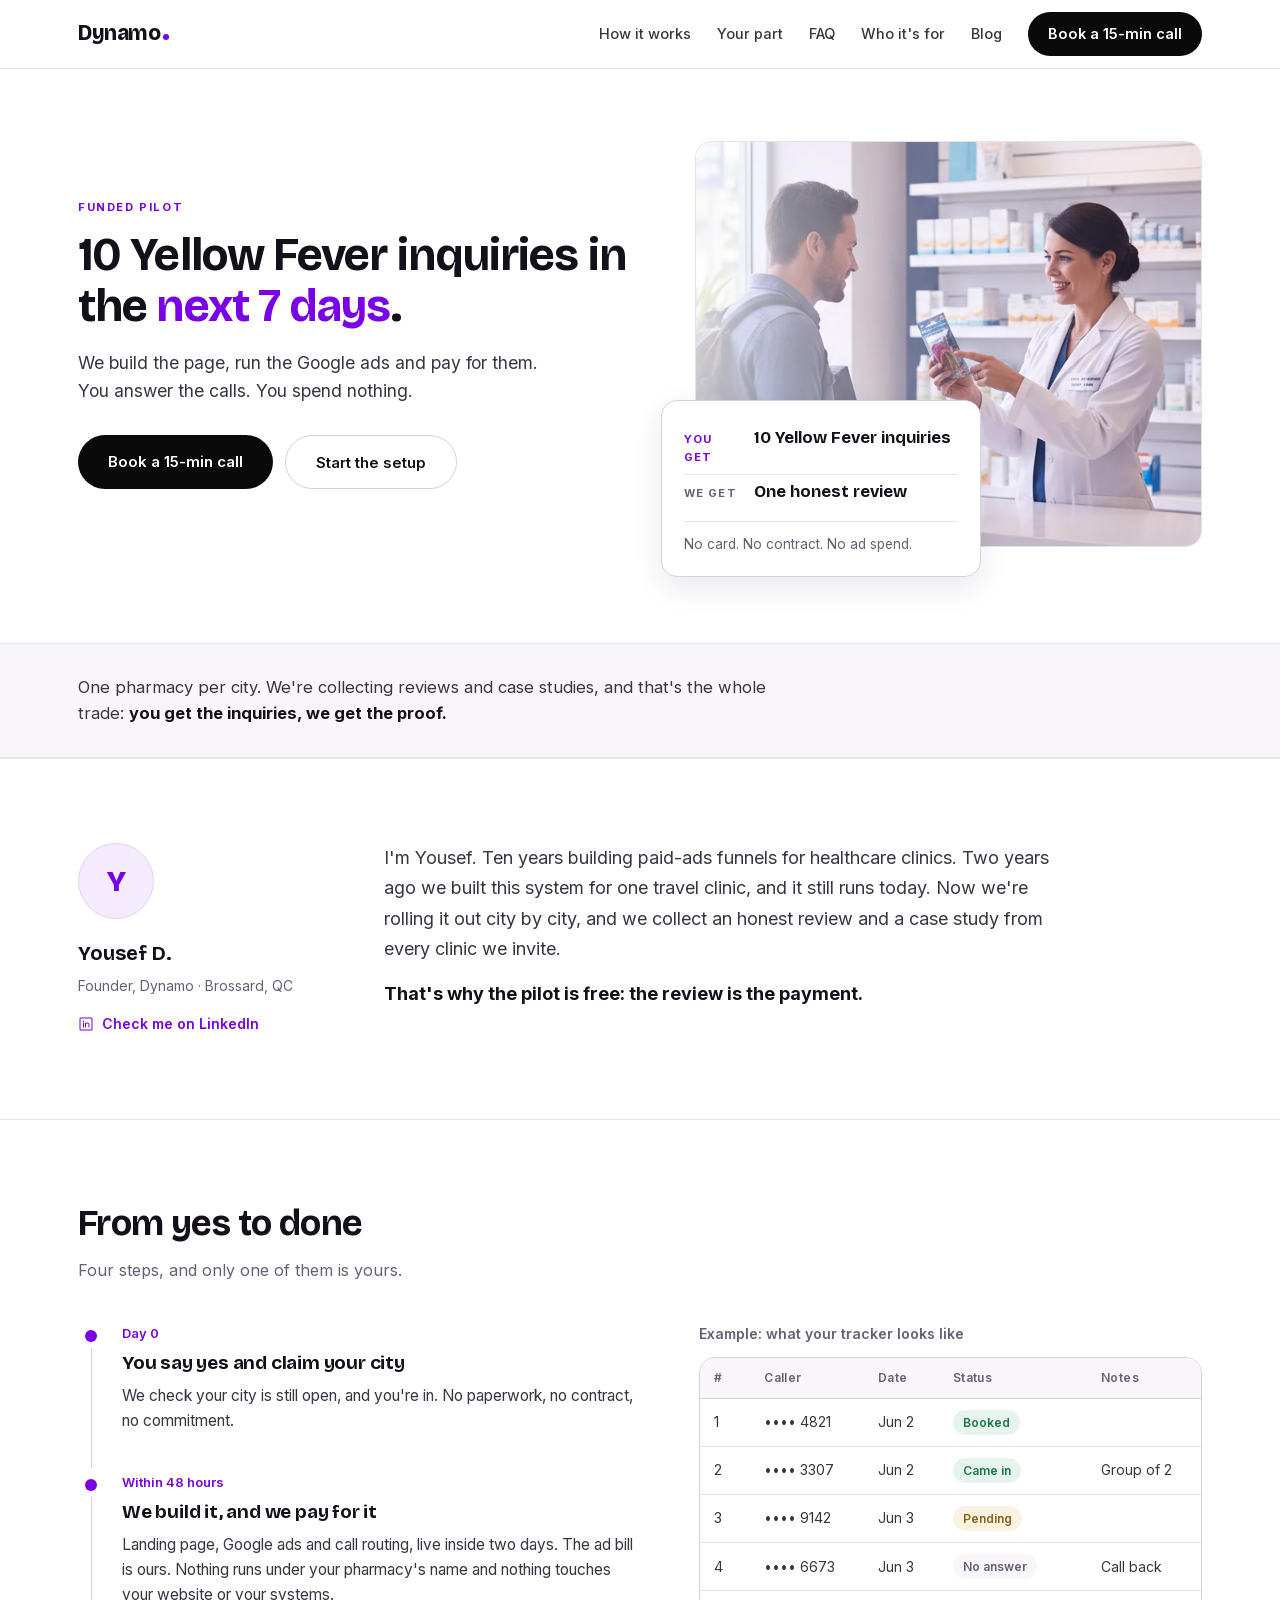
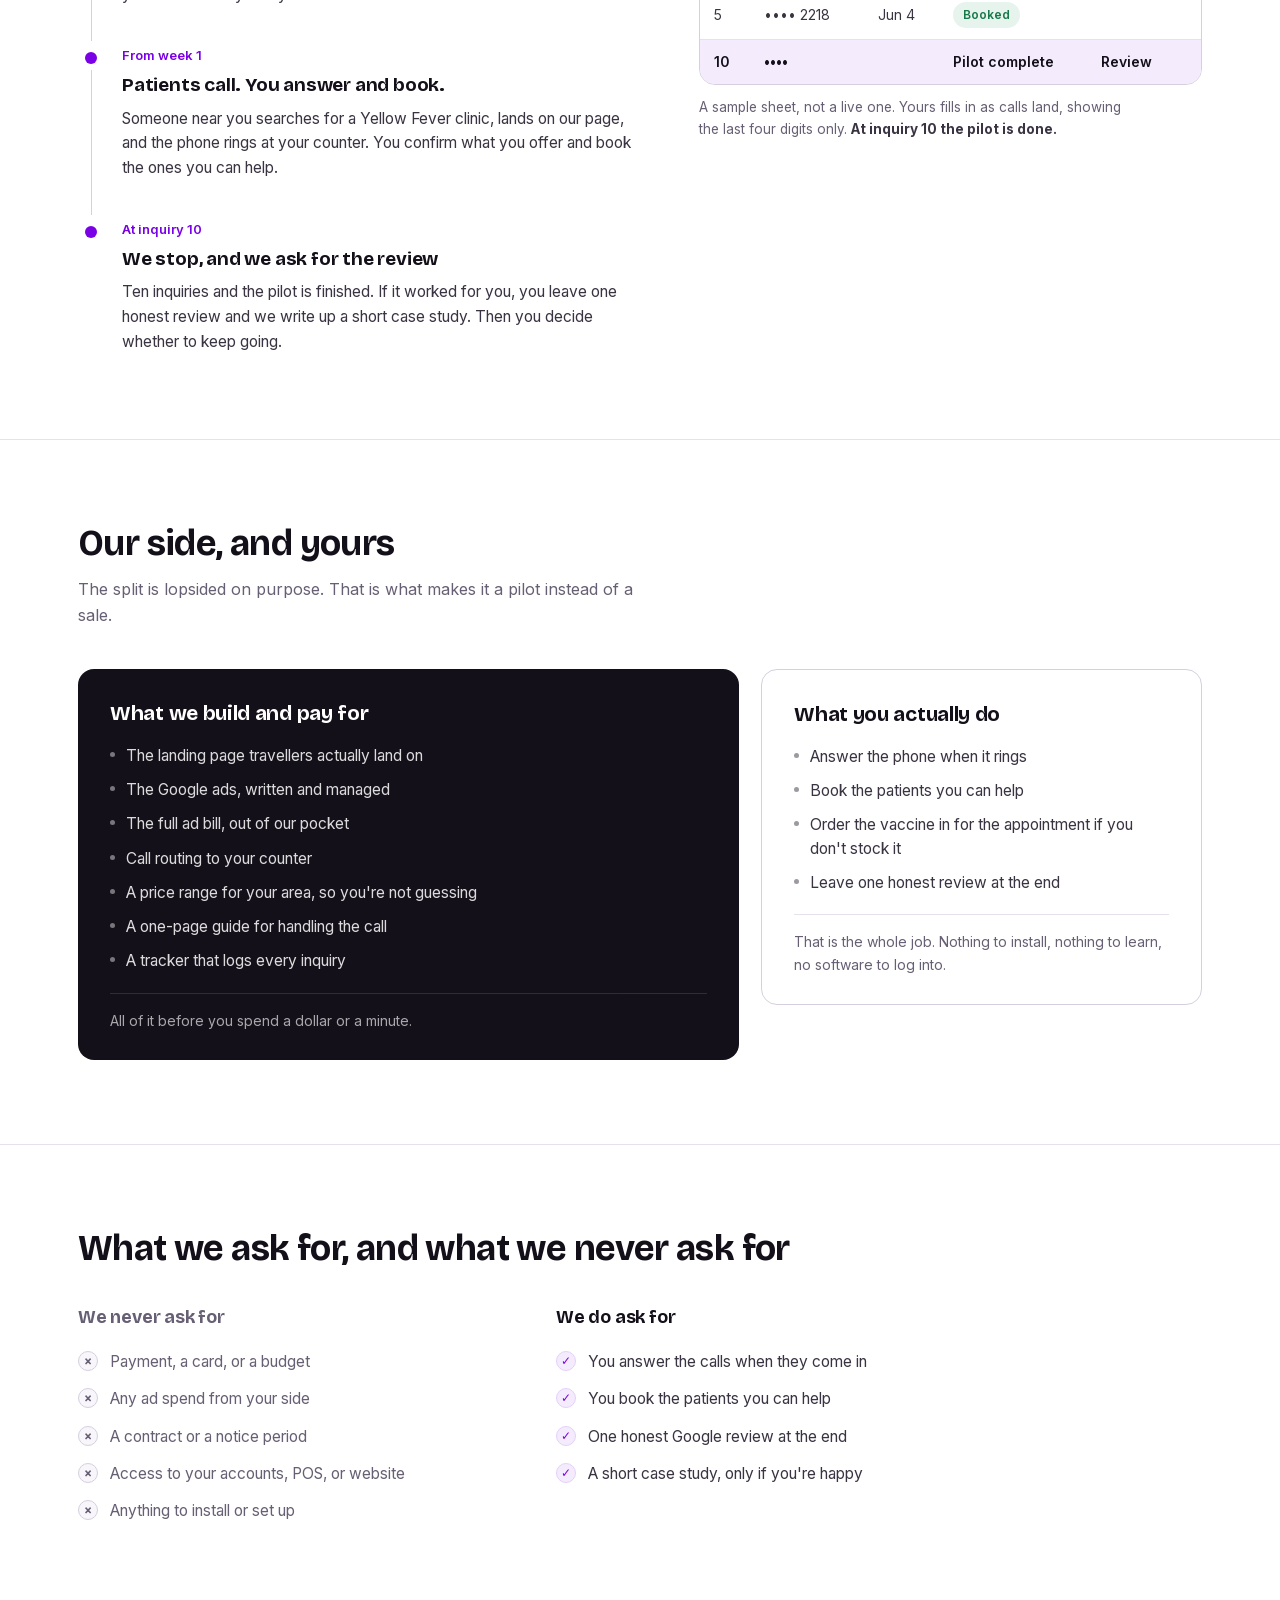
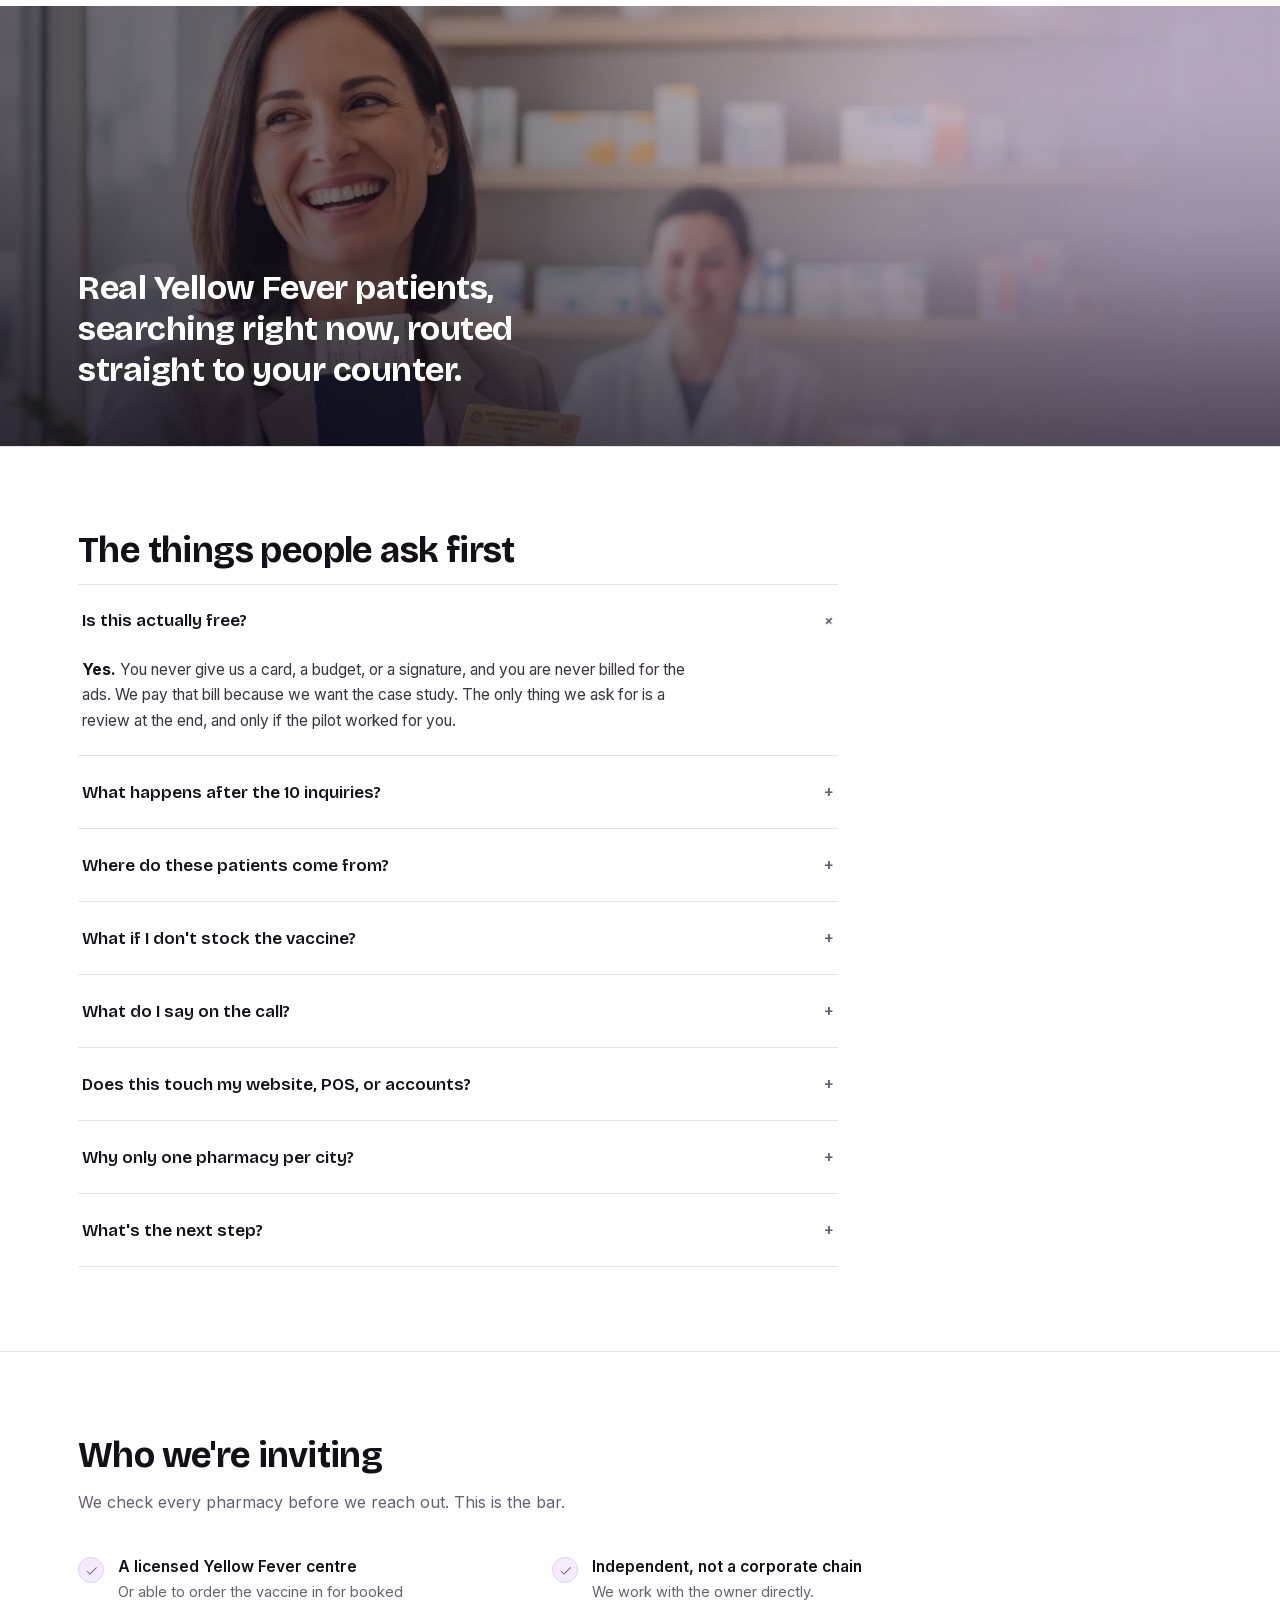
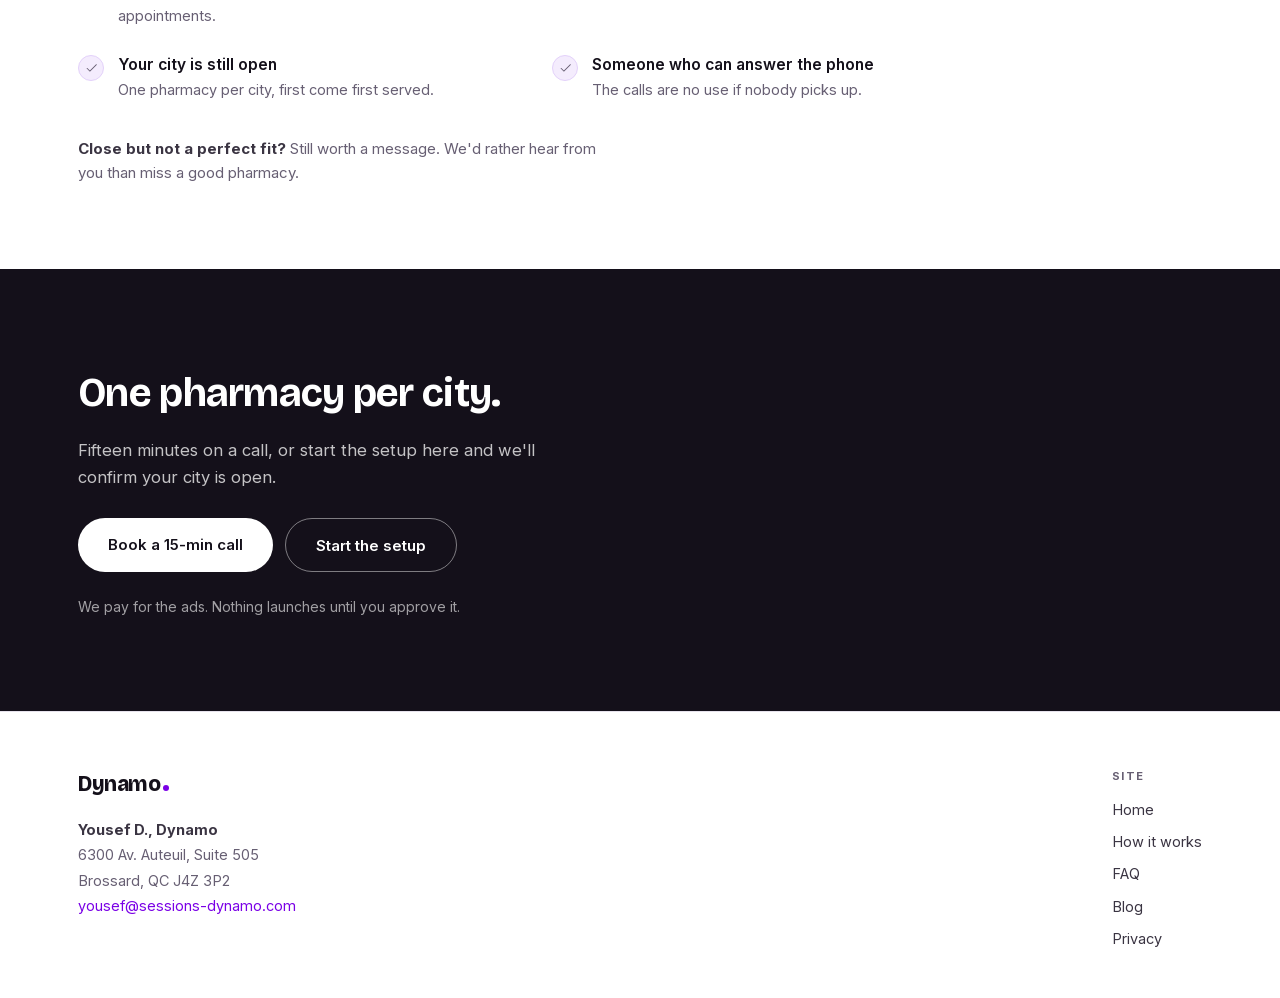
<file: redesigns/sessions-dynamo/index.html>
<!DOCTYPE html>
<html lang="en" class="no-js">
<head>
<meta charset="UTF-8">
<meta name="viewport" content="width=device-width, initial-scale=1.0">
<title>Dynamo | 10 Yellow Fever inquiries, funded by us</title>
<meta name="description" content="We build the page, run the Google ads and pay for them. You answer the calls. 10 Yellow Fever inquiries for one pharmacy per city, at our cost. All we ask for is an honest review.">
<meta name="robots" content="index,follow">
<link rel="canonical" href="https://sessions-dynamo.com/">
<meta property="og:type" content="website">
<meta property="og:site_name" content="Dynamo">
<meta property="og:url" content="https://sessions-dynamo.com/">
<meta property="og:title" content="Dynamo | 10 Yellow Fever inquiries, funded by us">
<meta property="og:description" content="We build the page, run the ads and pay for them. You answer the calls. One pharmacy per city. All we ask for is an honest review.">
<meta property="og:image" content="https://sessions-dynamo.com/assets/hero.png">
<meta property="og:image:width" content="1536">
<meta property="og:image:height" content="864">
<meta name="twitter:card" content="summary_large_image">
<meta name="twitter:title" content="Dynamo | 10 Yellow Fever inquiries, funded by us">
<meta name="twitter:description" content="We build the page, run the ads and pay for them. You answer the calls. One pharmacy per city.">
<meta name="twitter:image" content="https://sessions-dynamo.com/assets/hero.png">
<link rel="icon" href="/favicon.ico" sizes="any">
<link rel="icon" href="/favicon.svg" type="image/svg+xml">
<link rel="apple-touch-icon" href="/apple-touch-icon.png">
<!-- Fonts are self-hosted (OFL licensed): no third-party font request, no layout
     shift from late-loading CSS. See @font-face in site.css. -->
<link rel="preload" href="assets/fonts/bricolage-grotesque-latin-var.woff2" as="font" type="font/woff2" crossorigin>
<link rel="preload" href="assets/fonts/inter-latin-var.woff2" as="font" type="font/woff2" crossorigin>
<link rel="stylesheet" href="assets/site.css">
<script type="application/ld+json">
{
  "@context": "https://schema.org",
  "@type": "Organization",
  "name": "Dynamo",
  "url": "https://sessions-dynamo.com/",
  "email": "yousef@sessions-dynamo.com",
  "founder": { "@type": "Person", "name": "Yousef D.", "sameAs": "https://www.linkedin.com/in/yousefdweik/" },
  "address": {
    "@type": "PostalAddress",
    "streetAddress": "6300 Av. Auteuil, Suite 505",
    "addressLocality": "Brossard",
    "addressRegion": "QC",
    "postalCode": "J4Z 3P2",
    "addressCountry": "CA"
  }
}
</script>
<!-- GTM container: paste GTM-XXXXXXX snippet here when ID supplied -->
</head>
<body>

<!-- HEADER: every link is a jump down this page, except Blog -->
<header>
  <div class="wrap">
    <div class="header-inner">
      <a class="logo" href="/">Dynamo<span class="brand-dot"></span></a>
      <nav class="nav" aria-label="Main">
        <a href="#how-it-works">How it works</a>
        <a href="#your-part">Your part</a>
        <a href="#faq">FAQ</a>
        <a href="#who">Who it's for</a>
        <a href="/blog">Blog</a>
        <a href="#" class="nav-cta" data-book>Book a 15-min call</a>
      </nav>
      <button class="hamburger" id="hamburger" aria-label="Toggle menu" aria-expanded="false"><span></span><span></span><span></span></button>
    </div>
    <nav class="mobile-nav" id="mobile-nav" aria-label="Mobile">
      <a href="#how-it-works">How it works</a>
      <a href="#your-part">Your part</a>
      <a href="#faq">FAQ</a>
      <a href="#who">Who it's for</a>
      <a href="/blog">Blog</a>
      <a href="#" data-book>Book a 15-min call</a>
    </nav>
  </div>
</header>

<main>

<!-- HERO: asymmetric split. Copy left, real photo right, and the value-exchange
     card sits on the photo so the trade is visible on every viewport,
     not just desktop. -->
<section class="hero-band">
  <div class="wrap">
    <div class="hero">
      <div class="hero-copy" data-fade>
        <div class="label">Funded pilot</div>
        <h1>10 Yellow Fever inquiries in the <span class="hl">next 7 days</span>.</h1>
        <p class="sub">We build the page, run the Google ads and pay for them. You answer the calls. You spend nothing.</p>
        <div class="hero-actions">
          <a href="#" class="btn-primary" data-book>Book a 15-min call</a>
          <button class="btn-ghost" data-start>Start the setup</button>
        </div>
      </div>
      <div class="hero-media" data-fade>
        <img src="assets/img/hero-2048.webp" srcset="assets/img/hero-mobile.webp 760w, assets/img/hero-2048.webp 2048w" sizes="(max-width:900px) 100vw, 44vw" alt="A traveller talking with a pharmacist at the counter" fetchpriority="high">
        <!-- Every line on this card is literally true: no invented review,
             no fake counter, no borrowed logo. -->
        <aside class="exchange-card">
          <div class="ex-row">
            <div class="ex-k">You get</div>
            <div class="ex-v">10 Yellow Fever inquiries</div>
          </div>
          <div class="ex-row">
            <div class="ex-k">We get</div>
            <div class="ex-v">One honest review</div>
          </div>
          <div class="ex-foot">No card. No contract. No ad spend.</div>
        </aside>
      </div>
    </div>
  </div>
</section>

<!-- THE TRADE: states what we want out of it before they go hunting for the catch -->
<section class="trade-strip">
  <div class="wrap">
    <p>One pharmacy per city. We're collecting reviews and case studies, and that's the whole trade: <b>you get the inquiries, we get the proof.</b></p>
  </div>
</section>

<!-- WHO IS SAYING THIS: a named person with a face slot, a place, and a public
     profile. For cold traffic this section carries the page. -->
<section class="divide">
  <div class="wrap">
    <div class="founder" data-fade>
      <div class="founder-id">
        <!-- Photo slot: drop a headshot at assets/img/yousef.jpg, then replace
             the mono span below with an img tag pointing at it. -->
        <div class="av"><span class="mono">Y</span></div>
        <div class="fname">Yousef D.</div>
        <div class="frole">Founder, Dynamo · Brossard, QC</div>
        <a class="linkedin" href="https://www.linkedin.com/in/yousefdweik/" target="_blank" rel="noopener">
          <!-- Phosphor Icons (MIT), inlined because this site ships with no build step -->
          <svg width="16" height="16" viewBox="0 0 256 256" fill="currentColor" aria-hidden="true"><path d="M216,24H40A16,16,0,0,0,24,40V216a16,16,0,0,0,16,16H216a16,16,0,0,0,16-16V40A16,16,0,0,0,216,24Zm0,192H40V40H216V216ZM96,112v64a8,8,0,0,1-16,0V112a8,8,0,0,1,16,0Zm88,28v36a8,8,0,0,1-16,0V140a20,20,0,0,0-40,0v36a8,8,0,0,1-16,0V112a8,8,0,0,1,15.79-1.78A36,36,0,0,1,184,140ZM100,84A12,12,0,1,1,88,72,12,12,0,0,1,100,84Z"/></svg>
          Check me on LinkedIn
        </a>
      </div>
      <div class="founder-text">
        <p>I'm Yousef. Ten years building paid-ads funnels for healthcare clinics. Two years ago we built this system for one travel clinic, and it still runs today. Now we're rolling it out city by city, and we collect an honest review and a case study from every clinic we invite.</p>
        <p><strong>That's why the pilot is free: the review is the payment.</strong></p>
      </div>
    </div>
  </div>
</section>

<!-- HOW IT WORKS: timeline left, honest sample tracker right. The tracker is a
     plain labeled sample table, not a fake app window. -->
<section class="divide">
  <div class="wrap">
    <div id="how-it-works" data-fade>
      <h2 class="sec">From yes to done</h2>
      <p class="sec-intro">Four steps, and only one of them is yours.</p>
      <div class="how-grid">
        <ol class="flow">
          <li class="flow-step">
            <div class="flow-rail"><span class="flow-node"></span><span class="flow-line"></span></div>
            <div class="flow-body">
              <div class="flow-time">Day 0</div>
              <h3>You say yes and claim your city</h3>
              <p>We check your city is still open, and you're in. No paperwork, no contract, no commitment.</p>
            </div>
          </li>
          <li class="flow-step">
            <div class="flow-rail"><span class="flow-node"></span><span class="flow-line"></span></div>
            <div class="flow-body">
              <div class="flow-time">Within 48 hours</div>
              <h3>We build it, and we pay for it</h3>
              <p>Landing page, Google ads and call routing, live inside two days. The ad bill is ours. Nothing runs under your pharmacy's name and nothing touches your website or your systems.</p>
            </div>
          </li>
          <li class="flow-step">
            <div class="flow-rail"><span class="flow-node"></span><span class="flow-line"></span></div>
            <div class="flow-body">
              <div class="flow-time">From week 1</div>
              <h3>Patients call. You answer and book.</h3>
              <p>Someone near you searches for a Yellow Fever clinic, lands on our page, and the phone rings at your counter. You confirm what you offer and book the ones you can help.</p>
            </div>
          </li>
          <li class="flow-step">
            <div class="flow-rail"><span class="flow-node"></span></div>
            <div class="flow-body">
              <div class="flow-time">At inquiry 10</div>
              <h3>We stop, and we ask for the review</h3>
              <p>Ten inquiries and the pilot is finished. If it worked for you, you leave one honest review and we write up a short case study. Then you decide whether to keep going.</p>
            </div>
          </li>
        </ol>
        <aside class="how-visual">
          <div class="tracker-title">Example: what your tracker looks like</div>
          <table class="tracker">
            <thead><tr><th scope="col">#</th><th scope="col">Caller</th><th scope="col">Date</th><th scope="col">Status</th><th scope="col">Notes</th></tr></thead>
            <tbody>
              <tr><td data-label="#">1</td><td data-label="Caller">•••• 4821</td><td data-label="Date">Jun 2</td><td data-label="Status"><span class="badge-in">Booked</span></td><td data-label="Notes"></td></tr>
              <tr><td data-label="#">2</td><td data-label="Caller">•••• 3307</td><td data-label="Date">Jun 2</td><td data-label="Status"><span class="badge-in">Came in</span></td><td data-label="Notes">Group of 2</td></tr>
              <tr><td data-label="#">3</td><td data-label="Caller">•••• 9142</td><td data-label="Date">Jun 3</td><td data-label="Status"><span class="badge-pending">Pending</span></td><td data-label="Notes"></td></tr>
              <tr><td data-label="#">4</td><td data-label="Caller">•••• 6673</td><td data-label="Date">Jun 3</td><td data-label="Status"><span class="badge-miss">No answer</span></td><td data-label="Notes">Call back</td></tr>
              <tr><td data-label="#">5</td><td data-label="Caller">•••• 2218</td><td data-label="Date">Jun 4</td><td data-label="Status"><span class="badge-in">Booked</span></td><td data-label="Notes"></td></tr>
              <tr class="limit"><td data-label="#">10</td><td data-label="Caller">••••</td><td data-label="Date"></td><td data-label="Status">Pilot complete</td><td data-label="Notes">Review</td></tr>
            </tbody>
          </table>
          <p class="tracker-caption">A sample sheet, not a live one. Yours fills in as calls land, showing the last four digits only. <strong>At inquiry 10 the pilot is done.</strong></p>
        </aside>
      </div>
    </div>
  </div>
</section>

<!-- TWO SIDES: the panels are deliberately unequal in size because the split
     is deliberately unequal in work. -->
<section class="divide">
  <div class="wrap">
    <div id="your-part" data-fade>
      <h2 class="sec">Our side, and yours</h2>
      <p class="sec-intro">The split is lopsided on purpose. That is what makes it a pilot instead of a sale.</p>
      <div class="lenses">
        <div class="lens ours">
          <h3>What we build and pay for</h3>
          <ul>
            <li>The landing page travellers actually land on</li>
            <li>The Google ads, written and managed</li>
            <li>The full ad bill, out of our pocket</li>
            <li>Call routing to your counter</li>
            <li>A price range for your area, so you're not guessing</li>
            <li>A one-page guide for handling the call</li>
            <li>A tracker that logs every inquiry</li>
          </ul>
          <div class="lens-foot">All of it before you spend a dollar or a minute.</div>
        </div>
        <div class="lens yours">
          <h3>What you actually do</h3>
          <ul>
            <li>Answer the phone when it rings</li>
            <li>Book the patients you can help</li>
            <li>Order the vaccine in for the appointment if you don't stock it</li>
            <li>Leave one honest review at the end</li>
          </ul>
          <div class="lens-foot">That is the whole job. Nothing to install, nothing to learn, no software to log into.</div>
        </div>
      </div>
    </div>
  </div>
</section>

<!-- ASK / NEVER ASK: open lists, no boxes. The crosses and checks do the work. -->
<section class="divide">
  <div class="wrap">
    <div data-fade>
      <h2 class="sec">What we ask for, and what we never ask for</h2>
      <div class="asks">
        <div class="ask-col">
          <h3 class="ask-h no">We never ask for</h3>
          <ul class="ask-list no">
            <li>Payment, a card, or a budget</li>
            <li>Any ad spend from your side</li>
            <li>A contract or a notice period</li>
            <li>Access to your accounts, POS, or website</li>
            <li>Anything to install or set up</li>
          </ul>
        </div>
        <div class="ask-col">
          <h3 class="ask-h yes">We do ask for</h3>
          <ul class="ask-list yes">
            <li>You answer the calls when they come in</li>
            <li>You book the patients you can help</li>
            <li>One honest Google review at the end</li>
            <li>A short case study, only if you're happy</li>
          </ul>
        </div>
      </div>
    </div>
  </div>
</section>

<!-- PHOTO DIVIDER -->
<section class="photo-divider">
  <img src="assets/img/support-2048.webp" sizes="100vw" alt="A traveller holding a passport and vaccination record at a pharmacy counter" loading="lazy">
  <div class="pd-scrim" aria-hidden="true"></div>
  <div class="pd-copy"><div class="wrap"><h2>Real Yellow Fever patients, searching right now, routed straight to your counter.</h2></div></div>
</section>

<!-- FAQ: leads with the two objections everybody actually has -->
<section class="divide">
  <div class="wrap">
    <div id="faq" data-fade>
      <h2 class="sec">The things people ask first</h2>
      <div class="faq-list">
        <details open><summary>Is this actually free?</summary><div class="faq-a"><strong>Yes.</strong> You never give us a card, a budget, or a signature, and you are never billed for the ads. We pay that bill because we want the case study. The only thing we ask for is a review at the end, and only if the pilot worked for you.</div></details>
        <details><summary>What happens after the 10 inquiries?</summary><div class="faq-a">We stop, and you decide. If you want to keep going, it's paid out of what the ads bring in, and by then you'll know exactly what an inquiry costs you because every one of them was tracked. If you'd rather stop, you keep the patients you booked and we part ways. There is nothing to cancel.</div></details>
        <details><summary>Where do these patients come from?</summary><div class="faq-a">People near you searching for a Yellow Fever or travel-vaccine clinic before a trip. They are already looking; we just make sure your counter is what they find.</div></details>
        <details><summary>What if I don't stock the vaccine?</summary><div class="faq-a">You don't need it on the shelf. Answer the call, book the patient a few days out, and order the vaccine in for the appointment.</div></details>
        <details><summary>What do I say on the call?</summary><div class="faq-a">We send you a one-page guide before anything goes live: what to confirm, what to say, how to book. We also send a recommended price range for your area so you're not guessing.</div></details>
        <details><summary>Does this touch my website, POS, or accounts?</summary><div class="faq-a">No. Everything we build stands on its own, away from your systems. The only thing that reaches you is the phone call. And if you don't have a website at all, it makes no difference.</div></details>
        <details><summary>Why only one pharmacy per city?</summary><div class="faq-a">Because two pharmacies in the same city would be bidding against each other on the same searches, which pushes the cost up and splits the patients. One per city keeps the inquiries yours alone.</div></details>
        <details><summary>What's the next step?</summary><div class="faq-a">Book a 15-minute call, or start the setup here on the site. Either way we confirm your city is open before anything launches.</div></details>
      </div>
    </div>
  </div>
</section>

<!-- WHO IT'S FOR -->
<section class="divide">
  <div class="wrap">
    <div id="who" data-fade>
      <h2 class="sec">Who we're inviting</h2>
      <p class="sec-intro">We check every pharmacy before we reach out. This is the bar.</p>
      <div class="qual-grid">
        <div class="qual-item">
          <span class="qual-check" aria-hidden="true"><svg viewBox="0 0 256 256" fill="currentColor"><path d="M229.66,77.66l-128,128a8,8,0,0,1-11.32,0l-56-56a8,8,0,0,1,11.32-11.32L96,188.69,218.34,66.34a8,8,0,0,1,11.32,11.32Z"/></svg></span>
          <p><strong>A licensed Yellow Fever centre</strong> <span>Or able to order the vaccine in for booked appointments.</span></p>
        </div>
        <div class="qual-item">
          <span class="qual-check" aria-hidden="true"><svg viewBox="0 0 256 256" fill="currentColor"><path d="M229.66,77.66l-128,128a8,8,0,0,1-11.32,0l-56-56a8,8,0,0,1,11.32-11.32L96,188.69,218.34,66.34a8,8,0,0,1,11.32,11.32Z"/></svg></span>
          <p><strong>Independent, not a corporate chain</strong> <span>We work with the owner directly.</span></p>
        </div>
        <div class="qual-item">
          <span class="qual-check" aria-hidden="true"><svg viewBox="0 0 256 256" fill="currentColor"><path d="M229.66,77.66l-128,128a8,8,0,0,1-11.32,0l-56-56a8,8,0,0,1,11.32-11.32L96,188.69,218.34,66.34a8,8,0,0,1,11.32,11.32Z"/></svg></span>
          <p><strong>Your city is still open</strong> <span>One pharmacy per city, first come first served.</span></p>
        </div>
        <div class="qual-item">
          <span class="qual-check" aria-hidden="true"><svg viewBox="0 0 256 256" fill="currentColor"><path d="M229.66,77.66l-128,128a8,8,0,0,1-11.32,0l-56-56a8,8,0,0,1,11.32-11.32L96,188.69,218.34,66.34a8,8,0,0,1,11.32,11.32Z"/></svg></span>
          <p><strong>Someone who can answer the phone</strong> <span>The calls are no use if nobody picks up.</span></p>
        </div>
      </div>
      <p class="qual-note"><strong>Close but not a perfect fit?</strong> Still worth a message. We'd rather hear from you than miss a good pharmacy.</p>
    </div>
  </div>
</section>

<!-- CTA -->
<section class="cta-band">
  <div class="wrap">
    <div data-fade>
      <h2>One pharmacy per city.</h2>
      <p>Fifteen minutes on a call, or start the setup here and we'll confirm your city is open.</p>
      <div class="cta-actions">
        <a href="#" class="cta-btn" data-book>Book a 15-min call</a>
        <button class="cta-btn secondary" data-start>Start the setup</button>
      </div>
      <p class="cta-meta">We pay for the ads. Nothing launches until you approve it.</p>
    </div>
  </div>
</section>

</main>

<!-- FOOTER -->
<footer>
  <div class="wrap">
    <div class="footer-inner">
      <div>
        <a class="flogo" href="/">Dynamo<span class="brand-dot"></span></a>
        <address>
          <strong>Yousef D., Dynamo</strong><br>
          6300 Av. Auteuil, Suite 505<br>
          Brossard, QC J4Z 3P2<br>
          <a href="mailto:yousef@sessions-dynamo.com">yousef@sessions-dynamo.com</a>
        </address>
      </div>
      <div class="footer-links">
        <span class="flabel">Site</span>
        <a href="/">Home</a>
        <a href="#how-it-works">How it works</a>
        <a href="#faq">FAQ</a>
        <a href="/blog">Blog</a>
        <a href="/privacy">Privacy</a>
      </div>
    </div>
  </div>
</footer>

<!-- INTAKE MODAL: same steps, same field names, same mailto handoff as the
     live site, so nothing downstream breaks. -->
<div class="modal-overlay" id="intake" role="dialog" aria-modal="true" aria-labelledby="intake-title">
  <div class="modal">
    <button class="modal-close" id="intake-close" aria-label="Close">&times;</button>

    <!-- STEP 0: choose path -->
    <div class="step active" data-step="0">
      <div class="modal-head">
        <div class="modal-eyebrow">One pharmacy per city</div>
        <h3 id="intake-title">Let's get your city started</h3>
        <p class="modal-sub">Nothing launches until you approve it.</p>
      </div>
      <div class="modal-body">
        <div class="choice">
          <button type="button" class="c-primary" id="choose-call"><span>Book a 15-min call<span class="c-sub">Talk it through first</span></span><span class="arr">&rarr;</span></button>
          <button type="button" class="c-second" id="choose-start"><span>Start the setup<span class="c-sub">Takes about a minute</span></span><span class="arr">&rarr;</span></button>
        </div>
      </div>
    </div>

    <!-- STEPS 1-3: form -->
    <form class="step" data-step="form" id="intake-form" novalidate>
      <div class="modal-head">
        <div class="modal-eyebrow" id="step-label">Step 1 of 3</div>
        <h3 id="form-title">Your pharmacy</h3>
        <p class="modal-sub" id="form-sub">We'll confirm your city is still open.</p>
      </div>
      <div class="modal-body">
        <div class="steps-dots" aria-hidden="true"><span class="on"></span><span></span><span></span></div>

        <div class="fstep active" data-fstep="1">
          <div class="field"><label for="f-pharmacy">Pharmacy name</label><input id="f-pharmacy" name="pharmacy" type="text" placeholder="e.g. Brossard Family Pharmacy" autocomplete="organization"></div>
          <div class="field"><label for="f-city">City</label><input id="f-city" name="city" type="text" placeholder="e.g. Brossard, QC"></div>
          <div class="field"><label for="f-website">Website <span class="opt">(optional)</span></label><input id="f-website" name="website" type="text" placeholder="yourpharmacy.com"></div>
        </div>

        <div class="fstep" data-fstep="2">
          <div class="field"><label for="f-phone">Phone number to route patient calls to</label><input id="f-phone" name="phone" type="tel" placeholder="(514) 000-0000" autocomplete="tel"></div>
          <div class="modal-note">This number is <strong>only</strong> used to forward Yellow Fever patient calls to you. Nothing runs under your name, and <strong>nothing launches until you approve it</strong>.</div>
        </div>

        <div class="fstep" data-fstep="3">
          <div class="field"><label for="f-email">Email to receive your tracker</label><input id="f-email" name="email" type="email" placeholder="you@pharmacy.com" autocomplete="email"></div>
          <div class="modal-note">Your tracker lands in this inbox. We reply within <strong>about 3 days</strong> to confirm your city is open, and you hear from us before anything goes live.</div>
        </div>

        <div class="modal-actions">
          <button type="button" class="back" id="form-back" style="visibility:hidden">&larr; Back</button>
          <button type="submit" class="next" id="form-next">Continue</button>
        </div>
      </div>
    </form>

    <!-- HANDOFF: the honest state while the form backend is not wired yet -->
    <div class="step" data-step="done">
      <div class="modal-body">
        <div class="modal-success">
          <div class="check" aria-hidden="true"><svg viewBox="0 0 256 256" fill="currentColor" width="22" height="22"><path d="M229.66,77.66l-128,128a8,8,0,0,1-11.32,0l-56-56a8,8,0,0,1,11.32-11.32L96,188.69,218.34,66.34a8,8,0,0,1,11.32,11.32Z"/></svg></div>
          <h3 id="done-title">One last tap</h3>
          <p class="modal-sub" id="done-sub">We opened an email with your answers already filled in. <strong>Hit send</strong> and you're done. If nothing opened, the details are below so you can copy them across.</p>
          <div class="review-list" id="done-review"></div>
          <a class="link-arrow" id="done-mailto" href="#">Open the email again &rarr;</a>
        </div>
      </div>
    </div>
  </div>
</div>

<script src="assets/site.js"></script>
</body>
</html>
</file>
<file: redesigns/sessions-dynamo/assets/site.css>
/* ==========================================================================
   sessions-dynamo.com - site stylesheet (tasteskill redesign)
   One file, no build step.

   Design read: trust-first offer page for skeptical pharmacy owners arriving
   from cold outreach. VARIANCE 4 / MOTION 3 / DENSITY 5.

   Radius system (documented rule, applied everywhere):
     buttons + badges = full pill, panels/cards/table = 16px, inputs = 10px.

   Theme: auto (prefers-color-scheme), one theme per page load, tokens below.
   Accent: brand purple, locked across the whole page. Semantic greens/ambers
   appear only inside the tracker table as data states, never as accents.

   Fonts: self-hosted variable woff2 (OFL). Latin subset only.
   ========================================================================== */

@font-face {
  font-family: 'Bricolage Grotesque';
  font-style: normal;
  font-weight: 400 800;
  font-stretch: 100%;
  font-display: swap;
  src: url('fonts/bricolage-grotesque-latin-var.woff2') format('woff2');
}
@font-face {
  font-family: 'Inter';
  font-style: normal;
  font-weight: 400 700;
  font-display: swap;
  src: url('fonts/inter-latin-var.woff2') format('woff2');
}

:root {
  --bg: #ffffff;
  --alt: #f8f6fa;
  --surface: #ffffff;
  --ink: #14101a;
  --ink-2: #3a3442;
  --muted: #675f73;
  --border: #e6e2ec;
  --border-strong: #d5cfdf;
  --primary: #7A00E6;
  --primary-dark: #5d00b0;
  --primary-tint: #f4ecfd;
  --primary-tint-border: #e3d1fa;
  --btn-bg: #0a0a0a;
  --btn-text: #ffffff;
  --panel-dark: #14101a;
  --panel-dark-text: rgba(255,255,255,.85);
  --ok: #17794a;
  --ok-tint: #e7f4ed;
  --warn: #8a6116;
  --warn-tint: #faf3e2;
  --shadow: 0 10px 30px rgba(38, 16, 68, .10);
  --display: 'Bricolage Grotesque', 'Inter', system-ui, sans-serif;
  --sans: 'Inter', system-ui, sans-serif;
  --wrap: 1180px;
}

@media (prefers-color-scheme: dark) {
  :root {
    --bg: #141018;
    --alt: #1b1622;
    --surface: #1e1927;
    --ink: #f3eff8;
    --ink-2: #cfc8da;
    --muted: #9d95ac;
    --border: #2b2437;
    --border-strong: #3a3149;
    --primary: #b07eff;
    --primary-dark: #c79bff;
    --primary-tint: #2a1e3d;
    --primary-tint-border: #45336a;
    --btn-bg: #f3eff8;
    --btn-text: #14101a;
    --panel-dark: #241d30;
    --panel-dark-text: rgba(243,239,248,.85);
    --ok: #6fce9e;
    --ok-tint: #1c2f26;
    --warn: #d9b56a;
    --warn-tint: #2f2817;
    --shadow: 0 10px 30px rgba(0, 0, 0, .45);
  }
}

*, *::before, *::after { margin:0; padding:0; box-sizing:border-box; }
html { scroll-behavior:smooth; -webkit-text-size-adjust:100%; }
body {
  background:var(--bg); color:var(--ink-2);
  font-family:var(--sans); font-weight:400; line-height:1.6; font-size:16px;
  -webkit-font-smoothing:antialiased;
}
img { max-width:100%; display:block; }
.wrap { max-width:var(--wrap); margin:0 auto; padding:0 28px; }
section { padding:84px 0; }
.divide { border-top:1px solid var(--border); }
[id] { scroll-margin-top:96px; }

/* Reveal-on-scroll: only when JS is present AND motion is allowed.
   Without either, everything is simply visible. */
@media (prefers-reduced-motion: no-preference) {
  html.js [data-fade] { opacity:0; transform:translateY(14px); transition:opacity .55s ease, transform .55s ease; }
  html.js [data-fade].in { opacity:1; transform:none; }
}

/* ---- type ---------------------------------------------------------------- */
.label {
  font-size:11px; letter-spacing:1.6px; text-transform:uppercase;
  color:var(--primary); font-weight:700; margin-bottom:14px;
}
h1 {
  font-family:var(--display); font-weight:700;
  font-size:clamp(31px, 3.7vw, 46px); line-height:1.1; letter-spacing:-0.9px;
  color:var(--ink); margin-bottom:18px;
}
h1 .hl { color:var(--primary); }
h2.sec {
  font-family:var(--display); font-weight:700;
  font-size:clamp(26px, 3.2vw, 36px); letter-spacing:-0.6px; line-height:1.12;
  color:var(--ink); margin-bottom:12px;
}
.sec-intro { font-size:16px; color:var(--muted); line-height:1.65; max-width:58ch; margin-bottom:40px; }
.sub { font-size:17.5px; line-height:1.6; color:var(--ink-2); max-width:44ch; margin-bottom:30px; }
.link-arrow { color:var(--primary); font-weight:600; text-decoration:none; font-size:14px; display:inline-flex; align-items:center; gap:6px; }
.link-arrow:hover { color:var(--primary-dark); }

/* ---- buttons ------------------------------------------------------------- */
.btn-primary, .btn-ghost, .cta-btn {
  display:inline-block; font-weight:600; font-size:15px; font-family:var(--sans);
  padding:15px 30px; border-radius:999px; text-decoration:none; cursor:pointer;
  transition:transform .15s ease, box-shadow .15s ease, background .15s ease;
  border:0;
}
.btn-primary { background:var(--btn-bg); color:var(--btn-text); }
.btn-primary:hover { transform:translateY(-1px); box-shadow:0 8px 22px rgba(10,10,10,.25); }
.btn-ghost { background:var(--surface); color:var(--ink); border:1px solid var(--border-strong); }
.btn-ghost:hover { border-color:var(--ink); }
.btn-primary:active, .btn-ghost:active, .cta-btn:active { transform:scale(.98); }
:is(a,button):focus-visible { outline:2px solid var(--primary); outline-offset:2px; }

/* ---- header -------------------------------------------------------------- */
header {
  position:sticky; top:0; z-index:40;
  background:color-mix(in srgb, var(--bg) 88%, transparent);
  backdrop-filter:blur(10px); -webkit-backdrop-filter:blur(10px);
  border-bottom:1px solid var(--border);
}
.header-inner { display:flex; align-items:center; justify-content:space-between; height:68px; }
.logo, .flogo {
  font-family:var(--display); font-weight:800; font-size:21px; letter-spacing:-0.4px;
  color:var(--ink); text-decoration:none;
}
.brand-dot { display:inline-block; width:6px; height:6px; border-radius:50%; background:var(--primary); margin-left:2px; }
.nav { display:flex; align-items:center; gap:26px; }
.nav a { color:var(--ink-2); text-decoration:none; font-size:14.5px; font-weight:500; }
.nav a:hover { color:var(--ink); }
.nav .nav-cta {
  background:var(--btn-bg); color:var(--btn-text); padding:10px 20px;
  border-radius:999px; font-weight:600;
}
.nav .nav-cta:hover { color:var(--btn-text); }
.hamburger { display:none; background:none; border:0; cursor:pointer; padding:10px; }
.hamburger span { display:block; width:20px; height:2px; background:var(--ink); margin:4px 0; border-radius:2px; }
.mobile-nav { display:none; flex-direction:column; padding:10px 0 22px; gap:2px; }
.mobile-nav a { color:var(--ink); text-decoration:none; font-size:16px; font-weight:600; padding:11px 4px; border-bottom:1px solid var(--border); }
.mobile-nav a:last-child { border-bottom:0; color:var(--primary); }
.mobile-nav.open { display:flex; }

/* ---- hero ---------------------------------------------------------------- */
.hero-band { padding:72px 0 96px; }
.hero { display:grid; grid-template-columns:1.05fr .95fr; gap:56px; align-items:center; }
.hero-actions { display:flex; gap:12px; flex-wrap:wrap; }
.hero-media { position:relative; }
.hero-media img {
  width:100%; aspect-ratio:5/4; object-fit:cover;
  border-radius:16px; border:1px solid var(--border);
}
.exchange-card {
  position:absolute; left:-34px; bottom:-30px; width:min(320px, 86%);
  background:var(--surface); border:1px solid var(--border-strong);
  border-radius:16px; padding:20px 22px; box-shadow:var(--shadow);
}
.ex-row { display:grid; grid-template-columns:58px 1fr; gap:12px; align-items:baseline; padding:7px 0; }
.ex-row + .ex-row { border-top:1px solid var(--border); }
.ex-k { font-size:11px; letter-spacing:1.2px; text-transform:uppercase; font-weight:700; color:var(--muted); }
.ex-row:first-child .ex-k { color:var(--primary); }
.ex-v { font-family:var(--display); font-weight:700; font-size:16.5px; color:var(--ink); line-height:1.25; }
.ex-foot { margin-top:12px; padding-top:12px; border-top:1px solid var(--border); font-size:13.5px; color:var(--muted); }

/* ---- trade strip --------------------------------------------------------- */
.trade-strip { background:var(--alt); border-top:1px solid var(--border); border-bottom:1px solid var(--border); padding:30px 0; }
.trade-strip p { font-size:16.5px; line-height:1.6; color:var(--ink-2); max-width:72ch; }
.trade-strip b { color:var(--ink); }

/* ---- founder ------------------------------------------------------------- */
.founder { display:grid; grid-template-columns:250px 1fr; gap:56px; align-items:start; }
.founder-id { display:flex; flex-direction:column; gap:6px; }
.av {
  width:76px; height:76px; border-radius:50%; margin-bottom:12px;
  background:var(--primary-tint); border:1px solid var(--primary-tint-border);
  display:flex; align-items:center; justify-content:center;
}
.av .mono { font-family:var(--display); font-weight:800; font-size:30px; color:var(--primary); }
.fname { font-family:var(--display); font-weight:700; font-size:20px; color:var(--ink); }
.frole { font-size:14px; color:var(--muted); margin-bottom:10px; }
.linkedin { display:inline-flex; align-items:center; gap:8px; color:var(--primary); font-weight:600; font-size:14px; text-decoration:none; }
.linkedin:hover { color:var(--primary-dark); }
.founder-text p { font-size:18px; line-height:1.7; color:var(--ink-2); max-width:62ch; }
.founder-text p + p { margin-top:14px; }
.founder-text strong { color:var(--ink); }

/* ---- how it works -------------------------------------------------------- */
.how-grid { display:grid; grid-template-columns:1.05fr .95fr; gap:64px; align-items:start; }
.flow { list-style:none; }
.flow-step { display:grid; grid-template-columns:26px 1fr; gap:18px; }
.flow-step + .flow-step { margin-top:4px; }
.flow-rail { position:relative; display:flex; flex-direction:column; align-items:center; }
.flow-node {
  width:12px; height:12px; border-radius:50%; margin-top:7px;
  background:var(--primary); flex-shrink:0;
}
.flow-line { flex:1; width:1px; background:var(--border-strong); margin-top:6px; }
.flow-body { padding-bottom:34px; }
.flow-step:last-child .flow-body { padding-bottom:0; }
.flow-time { font-size:13px; font-weight:600; color:var(--primary); margin-bottom:4px; }
.flow-body h3 { font-family:var(--display); font-weight:700; font-size:19px; color:var(--ink); margin-bottom:6px; letter-spacing:-0.2px; }
.flow-body p { font-size:15.5px; line-height:1.6; color:var(--ink-2); max-width:52ch; }

.how-visual { position:sticky; top:100px; }
.tracker-title { font-size:14px; font-weight:600; color:var(--muted); margin-bottom:12px; }
.tracker {
  width:100%; border-collapse:separate; border-spacing:0;
  border:1px solid var(--border-strong); border-radius:16px; overflow:hidden;
  background:var(--surface); font-size:14px;
}
.tracker th {
  text-align:left; font-size:12px; letter-spacing:.4px; font-weight:600;
  color:var(--muted); background:var(--alt); padding:10px 14px;
  border-bottom:1px solid var(--border-strong);
}
.tracker td { padding:11px 14px; color:var(--ink-2); }
.tracker tbody tr + tr td { border-top:1px solid var(--border); }
.tracker .limit td { background:var(--primary-tint); color:var(--ink); font-weight:600; }
.badge-in, .badge-pending, .badge-miss {
  display:inline-block; font-size:12px; font-weight:600; padding:3px 10px; border-radius:999px;
}
.badge-in { background:var(--ok-tint); color:var(--ok); }
.badge-pending { background:var(--warn-tint); color:var(--warn); }
.badge-miss { background:var(--alt); color:var(--muted); }
.tracker-caption { font-size:13.5px; color:var(--muted); line-height:1.6; margin-top:12px; max-width:48ch; }
.tracker-caption strong { color:var(--ink-2); }

/* ---- two sides ----------------------------------------------------------- */
.lenses { display:grid; grid-template-columns:3fr 2fr; gap:22px; align-items:start; }
.lens { border-radius:16px; padding:32px 32px 28px; }
.lens.ours { background:var(--panel-dark); color:var(--panel-dark-text); }
.lens.yours { background:var(--surface); border:1px solid var(--border-strong); }
.lens h3 { font-family:var(--display); font-size:21px; font-weight:700; letter-spacing:-0.3px; margin-bottom:18px; line-height:1.2; }
.lens.ours h3 { color:#fff; }
.lens.yours h3 { color:var(--ink); }
.lens ul { list-style:none; display:flex; flex-direction:column; gap:11px; }
.lens li { font-size:15.5px; line-height:1.5; display:flex; align-items:flex-start; gap:11px; }
.lens li::before {
  content:''; flex-shrink:0; margin-top:8px; width:5px; height:5px;
  border-radius:50%; background:currentColor; opacity:.5;
}
.lens.yours li { color:var(--ink-2); }
.lens .lens-foot { margin-top:20px; padding-top:16px; font-size:14px; line-height:1.6; }
.lens.ours .lens-foot { border-top:1px solid rgba(255,255,255,.16); opacity:.75; }
.lens.yours .lens-foot { border-top:1px solid var(--border); color:var(--muted); }

/* ---- ask / never ask ----------------------------------------------------- */
.asks { display:grid; grid-template-columns:1fr 1fr; gap:56px; margin-top:34px; max-width:900px; }
.ask-h { font-family:var(--display); font-size:18px; font-weight:700; letter-spacing:-0.2px; margin-bottom:18px; }
.ask-h.no { color:var(--muted); }
.ask-h.yes { color:var(--ink); }
.ask-list { list-style:none; display:flex; flex-direction:column; gap:14px; }
.ask-list li { display:flex; align-items:flex-start; gap:12px; font-size:15.5px; line-height:1.5; }
.ask-list li::before {
  flex-shrink:0; width:20px; height:20px; border-radius:50%;
  display:flex; align-items:center; justify-content:center;
  font-size:12px; font-weight:700; margin-top:1px;
}
.ask-list.no li { color:var(--muted); }
.ask-list.no li::before { content:'\00d7'; background:var(--alt); color:var(--muted); border:1px solid var(--border-strong); }
.ask-list.yes li { color:var(--ink-2); }
.ask-list.yes li::before { content:'\2713'; background:var(--primary-tint); color:var(--primary); border:1px solid var(--primary-tint-border); }

/* ---- photo divider ------------------------------------------------------- */
.photo-divider { position:relative; padding:0; min-height:440px; display:flex; align-items:flex-end; overflow:hidden; }
.photo-divider img { position:absolute; inset:0; width:100%; height:100%; object-fit:cover; object-position:center 42%; }
.pd-scrim {
  position:absolute; inset:0;
  background:
    linear-gradient(to right, rgba(15,9,22,.66) 0%, rgba(15,9,22,.38) 42%, rgba(15,9,22,.08) 70%),
    linear-gradient(to top, rgba(15,9,22,.62) 0%, rgba(15,9,22,.18) 50%, rgba(15,9,22,.04) 80%);
}
.pd-copy { position:relative; z-index:2; width:100%; padding:56px 0; }
.pd-copy h2 {
  font-family:var(--display); font-weight:700; color:#fff;
  font-size:clamp(24px, 3vw, 34px); letter-spacing:-0.5px; line-height:1.2; max-width:24ch;
}

/* ---- faq ----------------------------------------------------------------- */
.faq-list { max-width:760px; }
.faq-list details { border-top:1px solid var(--border); }
.faq-list details:last-child { border-bottom:1px solid var(--border); }
.faq-list summary {
  cursor:pointer; list-style:none; display:flex; align-items:center; justify-content:space-between; gap:20px;
  padding:20px 4px; font-family:var(--display); font-weight:600; font-size:17px; color:var(--ink);
}
.faq-list summary::-webkit-details-marker { display:none; }
.faq-list summary::after {
  content:'+'; font-size:20px; font-weight:400; color:var(--muted);
  transition:transform .2s ease; flex-shrink:0;
}
.faq-list details[open] summary::after { transform:rotate(45deg); }
.faq-a { padding:0 4px 22px; font-size:15.5px; line-height:1.65; color:var(--ink-2); max-width:62ch; }
.faq-a strong { color:var(--ink); }

/* ---- who it's for -------------------------------------------------------- */
.qual-grid { display:grid; grid-template-columns:1fr 1fr; gap:26px 48px; max-width:900px; }
.qual-item { display:flex; align-items:flex-start; gap:14px; }
.qual-check {
  flex-shrink:0; width:26px; height:26px; border-radius:50%; margin-top:2px;
  background:var(--primary-tint); border:1px solid var(--primary-tint-border);
  color:var(--primary); display:flex; align-items:center; justify-content:center;
}
.qual-check svg { width:13px; height:13px; }
.qual-item p { font-size:15.5px; line-height:1.5; color:var(--ink-2); }
.qual-item strong { display:block; color:var(--ink); font-weight:600; margin-bottom:2px; }
.qual-item span { color:var(--muted); font-size:14.5px; }
.qual-note { margin-top:36px; font-size:15px; color:var(--muted); max-width:60ch; }
.qual-note strong { color:var(--ink-2); }

/* ---- cta band ------------------------------------------------------------
   The one deliberate color-block moment on the page. */
.cta-band { background:var(--panel-dark); padding:92px 0; }
.cta-band .wrap > div { max-width:560px; }
.cta-band h2 { font-family:var(--display); font-weight:700; font-size:clamp(28px,3.4vw,40px); letter-spacing:-0.7px; color:#fff; margin-bottom:12px; }
.cta-band p { color:rgba(255,255,255,.75); font-size:16.5px; line-height:1.6; margin-bottom:28px; max-width:46ch; }
.cta-actions { display:flex; gap:12px; flex-wrap:wrap; }
.cta-btn { background:#fff; color:#14101a; }
.cta-btn:hover { transform:translateY(-1px); box-shadow:0 8px 22px rgba(0,0,0,.35); }
.cta-btn.secondary { background:transparent; color:#fff; border:1px solid rgba(255,255,255,.45); }
.cta-btn.secondary:hover { border-color:#fff; }
.cta-band .cta-meta { margin:24px 0 0; font-size:14px; color:rgba(255,255,255,.6); }

/* ---- footer -------------------------------------------------------------- */
footer { border-top:1px solid var(--border); padding:56px 0 48px; }
.footer-inner { display:flex; justify-content:space-between; gap:48px; flex-wrap:wrap; }
address { font-style:normal; margin-top:16px; font-size:14.5px; line-height:1.75; color:var(--muted); }
address strong { color:var(--ink-2); }
address a { color:var(--primary); text-decoration:none; }
.footer-links { display:flex; flex-direction:column; gap:9px; }
.flabel { font-size:11px; letter-spacing:1.4px; text-transform:uppercase; color:var(--muted); font-weight:700; margin-bottom:4px; }
.footer-links a { color:var(--ink-2); text-decoration:none; font-size:14.5px; }
.footer-links a:hover { color:var(--ink); }

/* ---- modal --------------------------------------------------------------- */
.modal-overlay {
  position:fixed; inset:0; z-index:60; display:none;
  align-items:center; justify-content:center; padding:20px;
  background:rgba(12,8,18,.55);
}
.modal-overlay.open { display:flex; }
.modal {
  position:relative; width:100%; max-width:460px;
  background:var(--surface); border:1px solid var(--border);
  border-radius:16px; padding:34px 32px 30px; box-shadow:var(--shadow);
}
.modal-close {
  position:absolute; top:14px; right:16px; background:none; border:0; cursor:pointer;
  font-size:26px; line-height:1; color:var(--muted); padding:6px;
}
.modal-close:hover { color:var(--ink); }
.step { display:none; }
.step.active { display:block; }
.modal-eyebrow { font-size:11px; letter-spacing:1.4px; text-transform:uppercase; color:var(--primary); font-weight:700; margin-bottom:8px; }
.modal-head h3 { font-family:var(--display); font-weight:700; font-size:23px; color:var(--ink); letter-spacing:-0.3px; }
.modal-sub { font-size:14.5px; color:var(--muted); margin-top:6px; line-height:1.55; }
.modal-body { margin-top:22px; }
.choice { display:flex; flex-direction:column; gap:10px; }
.c-primary, .c-second {
  display:flex; align-items:center; justify-content:space-between; gap:14px;
  width:100%; text-align:left; cursor:pointer; padding:17px 20px;
  border-radius:16px; font-size:15.5px; font-weight:600; font-family:var(--sans);
  transition:transform .15s ease;
}
.c-primary { background:var(--btn-bg); color:var(--btn-text); border:0; }
.c-second { background:var(--surface); color:var(--ink); border:1px solid var(--border-strong); }
.c-primary:active, .c-second:active { transform:scale(.98); }
.c-sub { display:block; font-size:13px; font-weight:400; opacity:.65; margin-top:2px; }
.arr { font-size:17px; }
.steps-dots { display:flex; gap:6px; margin-bottom:20px; }
.steps-dots span { width:22px; height:4px; border-radius:999px; background:var(--border-strong); }
.steps-dots span.on { background:var(--primary); }
.fstep { display:none; }
.fstep.active { display:block; }
.field { margin-bottom:16px; }
.field label { display:block; font-size:13.5px; font-weight:600; color:var(--ink); margin-bottom:6px; }
.field .opt { color:var(--muted); font-weight:400; }
.field input {
  width:100%; padding:12px 14px; font-size:15px; font-family:var(--sans);
  color:var(--ink); background:var(--bg);
  border:1px solid var(--border-strong); border-radius:10px;
}
.field input::placeholder { color:var(--muted); }
.field input:focus { outline:2px solid var(--primary); outline-offset:0; border-color:transparent; }
.field input.invalid { border-color:#c2263a; }
.modal-note { font-size:13.5px; line-height:1.6; color:var(--muted); background:var(--alt); border:1px solid var(--border); border-radius:10px; padding:12px 14px; }
.modal-note strong { color:var(--ink-2); }
.modal-actions { display:flex; justify-content:space-between; align-items:center; margin-top:22px; }
.modal-actions .back { background:none; border:0; cursor:pointer; color:var(--muted); font-size:14px; font-family:var(--sans); padding:8px; }
.modal-actions .back:hover { color:var(--ink); }
.modal-actions .next {
  background:var(--btn-bg); color:var(--btn-text); border:0; cursor:pointer;
  font-weight:600; font-size:15px; font-family:var(--sans); padding:13px 28px; border-radius:999px;
}
.modal-success { text-align:center; }
.modal-success .check {
  width:44px; height:44px; border-radius:50%; margin:0 auto 14px;
  background:var(--primary-tint); border:1px solid var(--primary-tint-border);
  color:var(--primary); display:flex; align-items:center; justify-content:center;
}
.modal-success h3 { font-family:var(--display); font-weight:700; font-size:22px; color:var(--ink); }
.modal-success .modal-sub { max-width:340px; margin:8px auto 0; }
.review-list { text-align:left; margin-top:18px; border:1px solid var(--border); border-radius:10px; padding:14px 16px; }
.review-list > div { display:flex; gap:10px; padding:4px 0; font-size:14px; }
.review-list dt { font-weight:600; color:var(--muted); min-width:76px; }
.review-list dd { color:var(--ink); }
.modal-success .link-arrow { margin-top:16px; justify-content:center; display:inline-flex; }

/* ---- responsive ----------------------------------------------------------
   Explicit collapse for every multi-column layout. */
@media (max-width: 980px) {
  .hero { grid-template-columns:1fr; gap:36px; }
  .hero-copy { max-width:560px; }
  .exchange-card { position:static; width:100%; margin-top:-56px; margin-left:16px; max-width:340px; }
  .how-grid { grid-template-columns:1fr; gap:48px; }
  .how-visual { position:static; }
  .lenses { grid-template-columns:1fr; }
  .founder { grid-template-columns:1fr; gap:28px; }
}
@media (max-width: 860px) {
  .nav { display:none; }
  .hamburger { display:block; }
}
@media (max-width: 760px) {
  section { padding:60px 0; }
  .wrap { padding:0 20px; }
  .hero-band { padding:44px 0 64px; }
  .asks { grid-template-columns:1fr; gap:36px; }
  .qual-grid { grid-template-columns:1fr; gap:22px; }
  .photo-divider { min-height:360px; }
  .footer-inner { flex-direction:column; gap:32px; }
  .tracker thead { display:none; }
  .tracker, .tracker tbody, .tracker tr, .tracker td { display:block; width:100%; }
  .tracker tr { padding:10px 14px; }
  .tracker tbody tr + tr { border-top:1px solid var(--border); }
  .tracker tbody tr + tr td { border-top:0; }
  .tracker td { padding:2px 0; }
  .tracker td:empty { display:none; }
  .tracker td::before { content:attr(data-label) '  '; font-size:12px; font-weight:600; color:var(--muted); }
}
</file>
